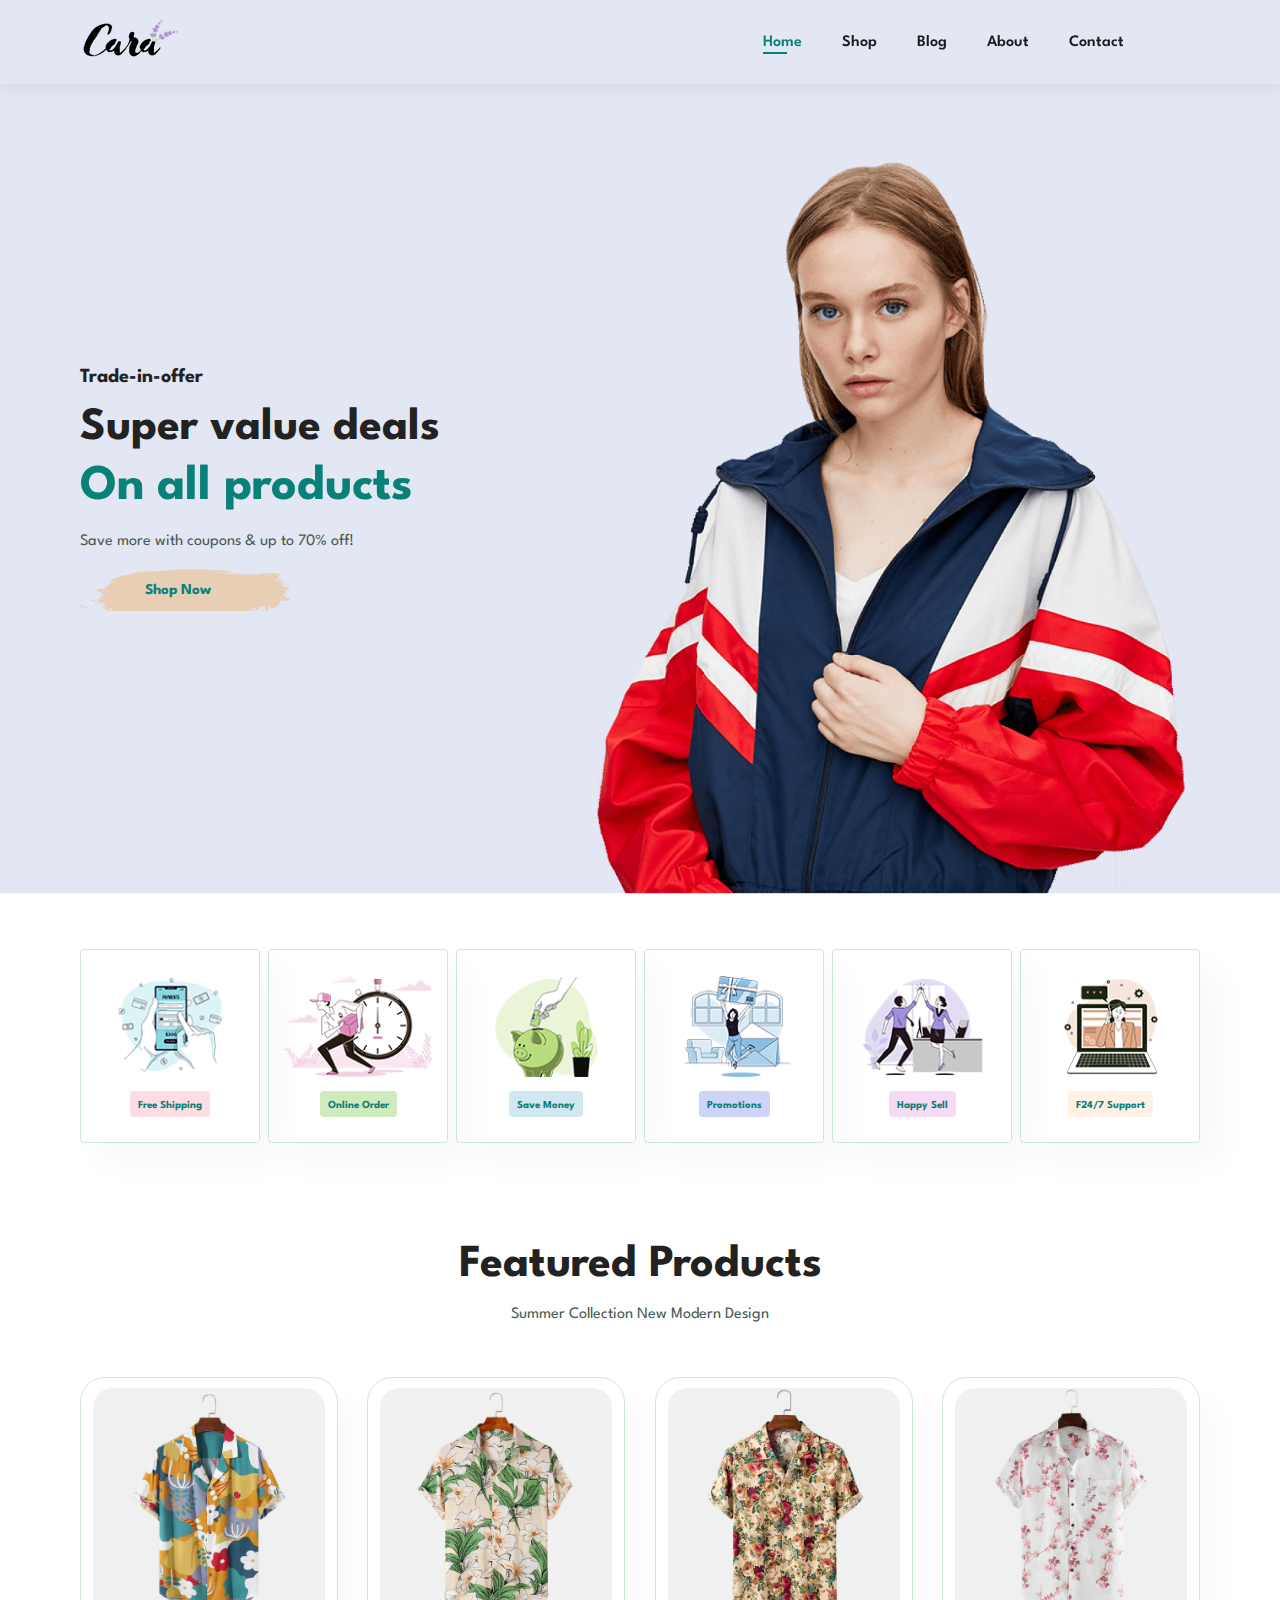
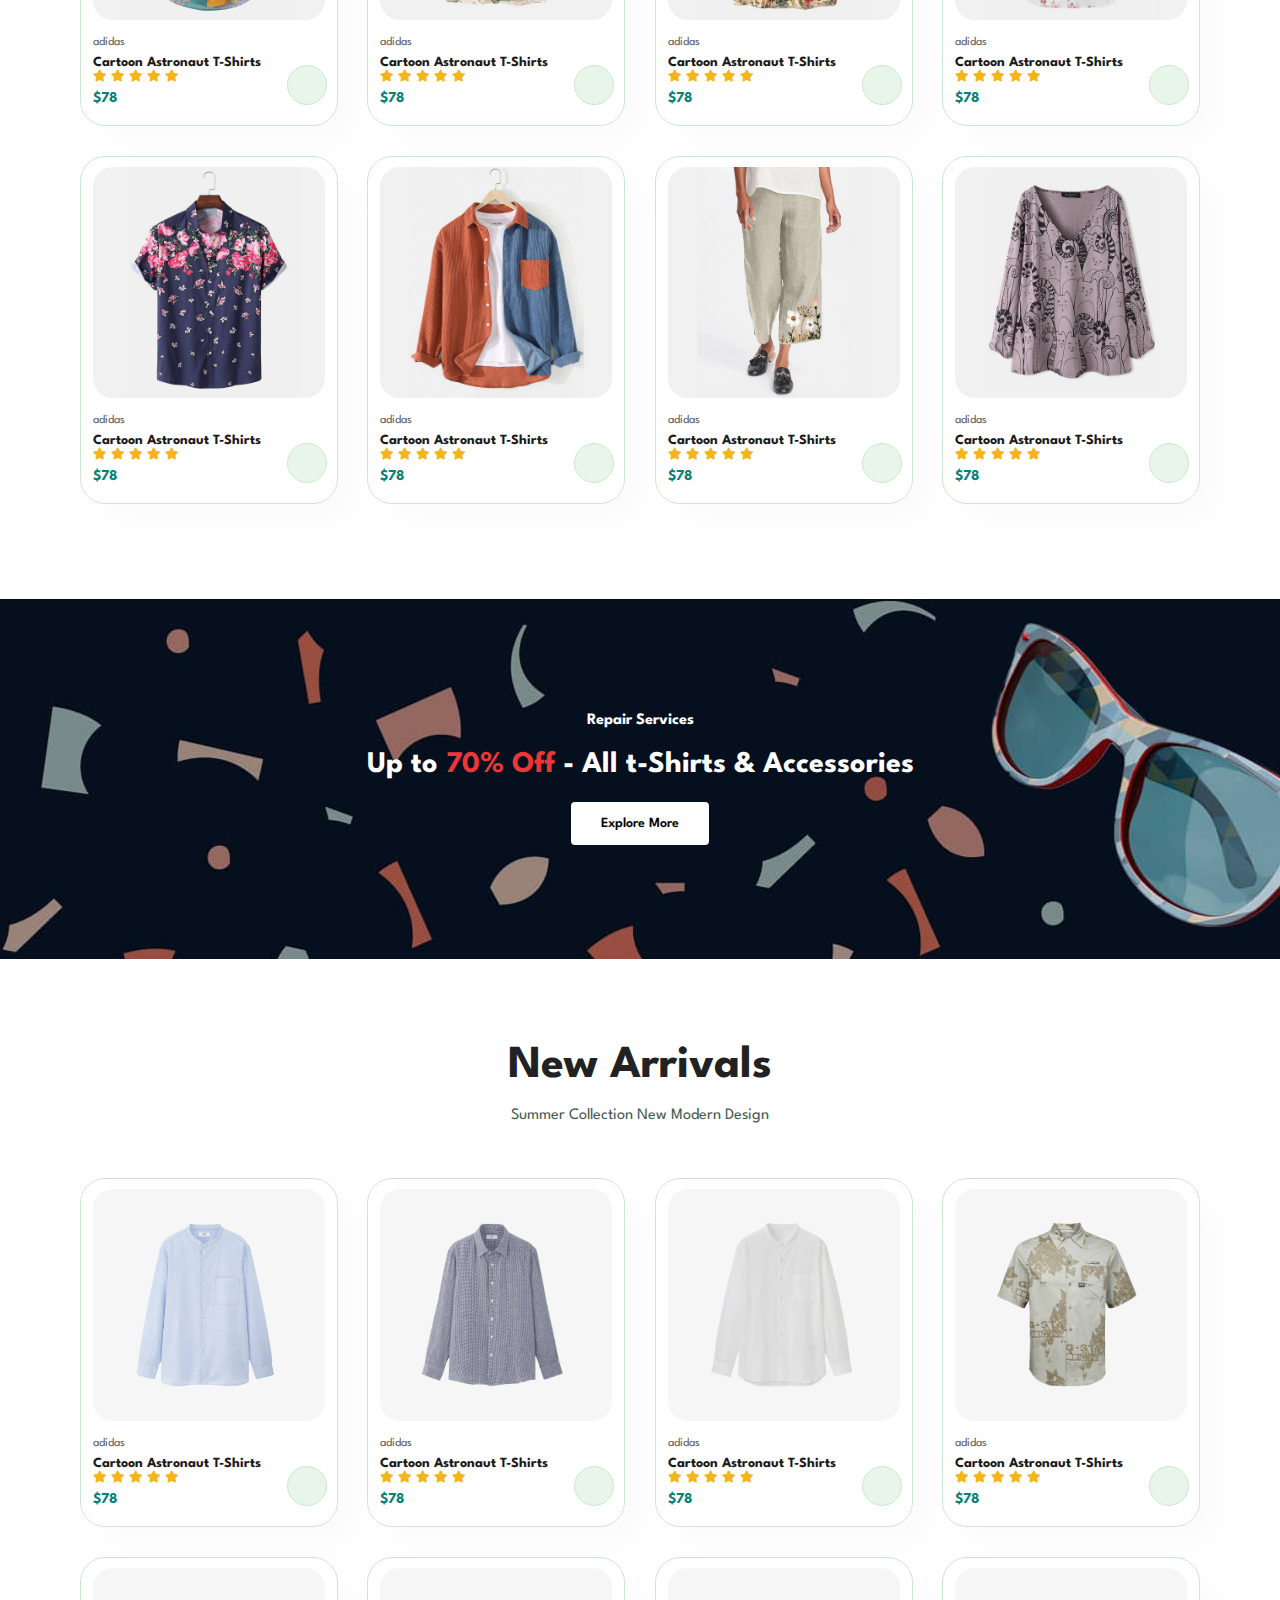
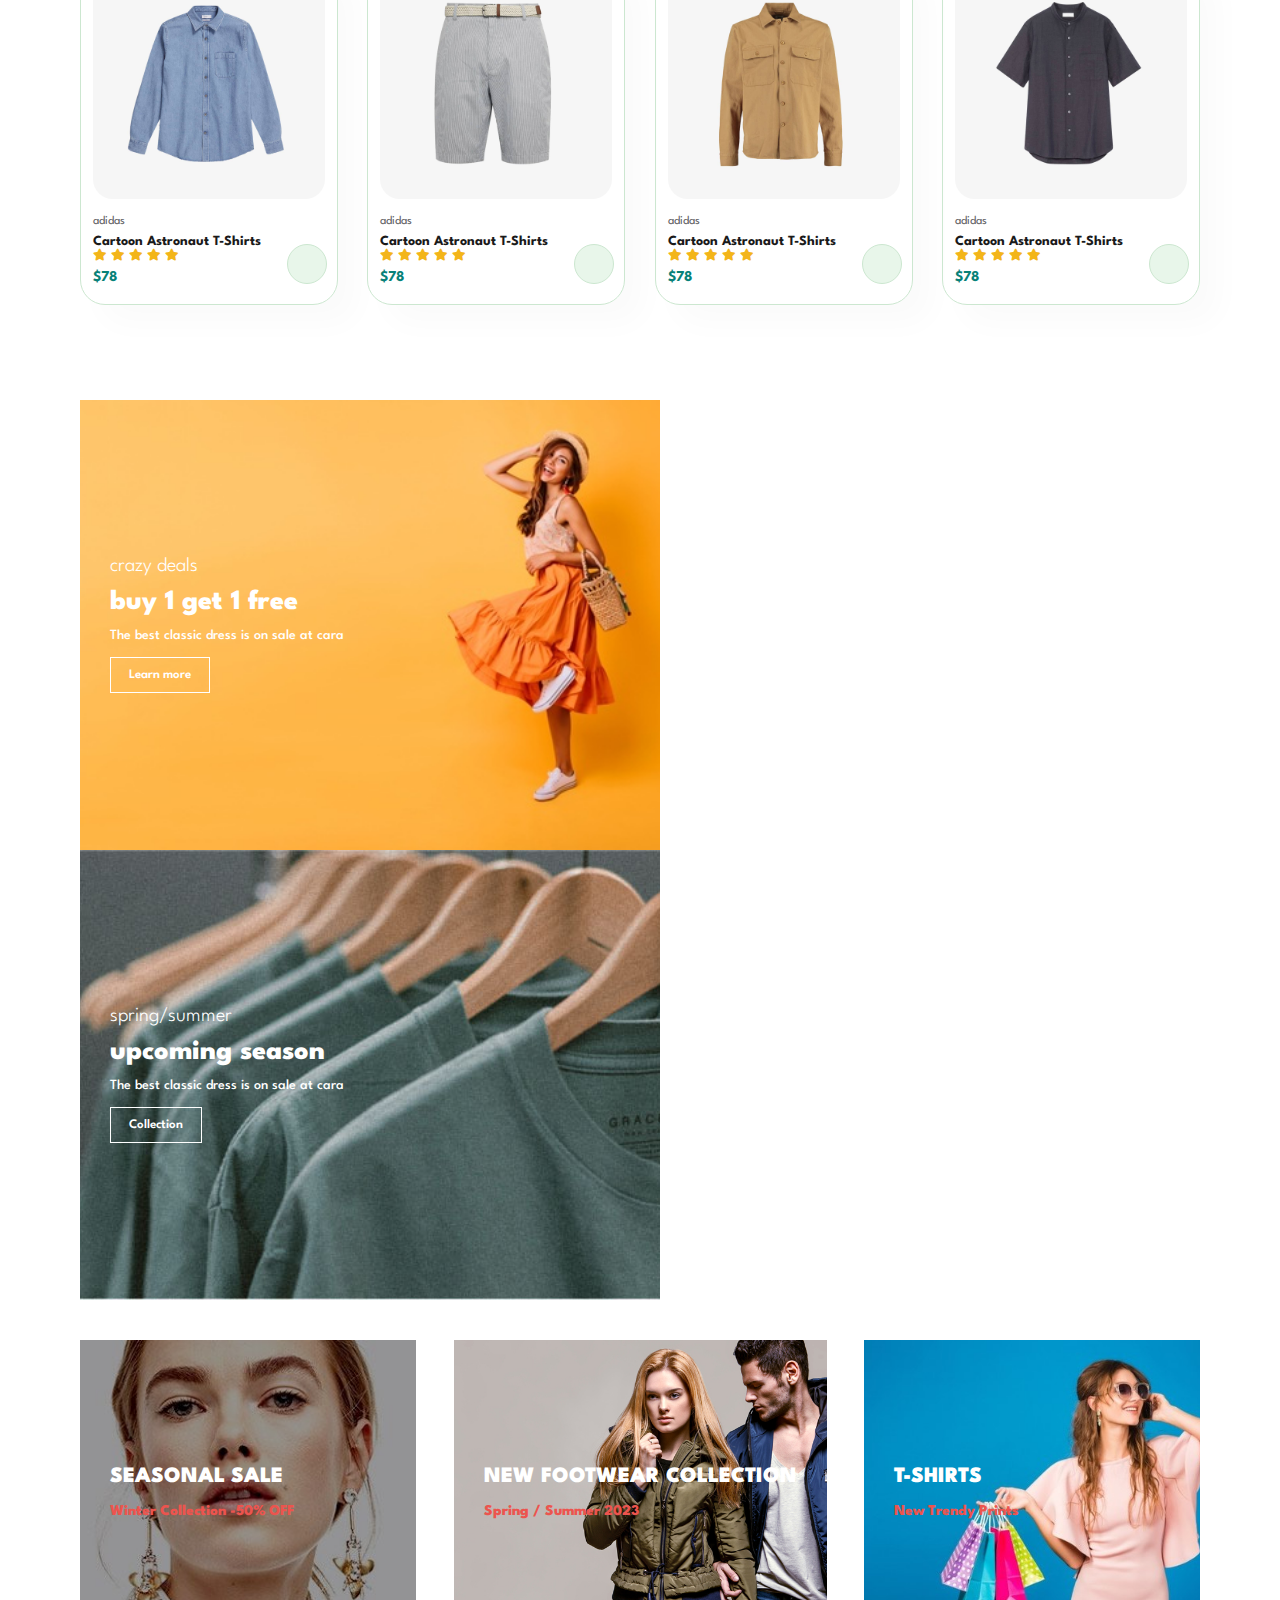
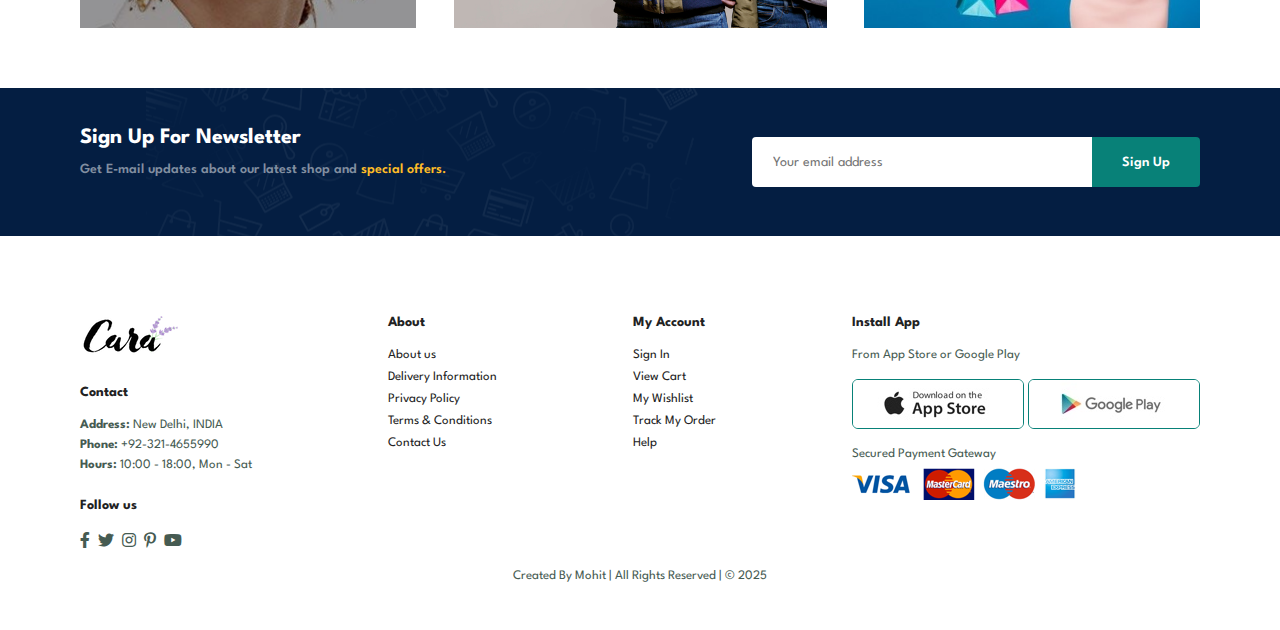
<file: index.html>
<!DOCTYPE html>
<html lang="en">
<head>
    <meta charset="UTF-8">
    <meta http-equiv="X-UA-Compatible" content="IE=edge">
    <meta name="viewport" content="width=device-width, initial-scale=1.0">
    <title>e-commerce website</title>

    <!-- font-awesome cdn link -->
    <link rel="stylesheet" href="https://pro.fontawesome.com/releases/v5.10.0/css/all.css"/>

    <!-- custom css file link -->
    <link rel="stylesheet" href="style.css">

</head>
<body>
    
    <section id="header">
        <a href="#"><img src="images/logo.png" class="logo" alt=""></a>
        <div>
            <ul id="navbar">
                <li><a class="active" href="index.html">Home</a></li>
                <li><a href="shop.html">Shop</a></li>
                <li><a href="blog.html">Blog</a></li>
                <li><a href="about.html">About</a></li>
                <li><a href="contact.html">Contact</a></li>
                <li id="lg-bag"><a href="cart.html"><i class="far fa-shopping-bag"></i></a></li>
                <a href="#" id="close"><i class="far fa-times"></i></a>
            </ul>
        </div>
        <div id="mobile">
            <a href="cart.html"><i class="far fa-shopping-bag"></i></a>
            <i id="bar" class="fas fa-outdent"></i>
        </div>
    </section>

    <section id="hero">
        <h4>Trade-in-offer</h4>
        <h2>Super value deals</h2>
        <h1>On all products</h1>
        <p>Save more with coupons & up to 70% off!</p>
        <button>Shop Now</button>
    </section>

    <section id="feature" class="section-p1">
        <div class="fe-box">
            <img src="images/features/f1.png" alt="">
            <h6>Free Shipping</h6>
        </div>
        <div class="fe-box">
            <img src="images/features/f2.png" alt="">
            <h6>Online Order</h6>
        </div>
        <div class="fe-box">
            <img src="images/features/f3.png" alt="">
            <h6>Save Money</h6>
        </div>
        <div class="fe-box">
            <img src="images/features/f4.png" alt="">
            <h6>Promotions</h6>
        </div>
        <div class="fe-box">
            <img src="images/features/f5.png" alt="">
            <h6>Happy Sell</h6>
        </div>
        <div class="fe-box">
            <img src="images/features/f6.png" alt="">
            <h6>F24/7 Support</h6>
        </div>
    </section>

    <section id="product1" class="section-p1">
        <h2>Featured Products</h2>
        <p>Summer Collection New Modern Design</p>
        <div class="pro-container">
            <div class="pro">
                <img src="images/products/f1.jpg" alt="">
                <div class="des">
                    <span>adidas</span>
                    <h5>Cartoon Astronaut T-Shirts</h5>
                    <div class="star">
                        <i class="fas fa-star"></i>
                        <i class="fas fa-star"></i>
                        <i class="fas fa-star"></i>
                        <i class="fas fa-star"></i>
                        <i class="fas fa-star"></i>
                    </div>
                    <h4>$78</h4>
                </div>
                <a href="#"><i class="fas fa-shopping-cart cart"></i></a>
            </div>
            <div class="pro">
                <img src="images/products/f2.jpg" alt="">
                <div class="des">
                    <span>adidas</span>
                    <h5>Cartoon Astronaut T-Shirts</h5>
                    <div class="star">
                        <i class="fas fa-star"></i>
                        <i class="fas fa-star"></i>
                        <i class="fas fa-star"></i>
                        <i class="fas fa-star"></i>
                        <i class="fas fa-star"></i>
                    </div>
                    <h4>$78</h4>
                </div>
                <a href="#"><i class="fas fa-shopping-cart cart"></i></a>
            </div>
            <div class="pro">
                <img src="images/products/f3.jpg" alt="">
                <div class="des">
                    <span>adidas</span>
                    <h5>Cartoon Astronaut T-Shirts</h5>
                    <div class="star">
                        <i class="fas fa-star"></i>
                        <i class="fas fa-star"></i>
                        <i class="fas fa-star"></i>
                        <i class="fas fa-star"></i>
                        <i class="fas fa-star"></i>
                    </div>
                    <h4>$78</h4>
                </div>
                <a href="#"><i class="fas fa-shopping-cart cart"></i></a>
            </div>
            <div class="pro">
                <img src="images/products/f4.jpg" alt="">
                <div class="des">
                    <span>adidas</span>
                    <h5>Cartoon Astronaut T-Shirts</h5>
                    <div class="star">
                        <i class="fas fa-star"></i>
                        <i class="fas fa-star"></i>
                        <i class="fas fa-star"></i>
                        <i class="fas fa-star"></i>
                        <i class="fas fa-star"></i>
                    </div>
                    <h4>$78</h4>
                </div>
                <a href="#"><i class="fas fa-shopping-cart cart"></i></a>
            </div>
            <div class="pro">
                <img src="images/products/f5.jpg" alt="">
                <div class="des">
                    <span>adidas</span>
                    <h5>Cartoon Astronaut T-Shirts</h5>
                    <div class="star">
                        <i class="fas fa-star"></i>
                        <i class="fas fa-star"></i>
                        <i class="fas fa-star"></i>
                        <i class="fas fa-star"></i>
                        <i class="fas fa-star"></i>
                    </div>
                    <h4>$78</h4>
                </div>
                <a href="#"><i class="fas fa-shopping-cart cart"></i></a>
            </div>
            <div class="pro">
                <img src="images/products/f6.jpg" alt="">
                <div class="des">
                    <span>adidas</span>
                    <h5>Cartoon Astronaut T-Shirts</h5>
                    <div class="star">
                        <i class="fas fa-star"></i>
                        <i class="fas fa-star"></i>
                        <i class="fas fa-star"></i>
                        <i class="fas fa-star"></i>
                        <i class="fas fa-star"></i>
                    </div>
                    <h4>$78</h4>
                </div>
                <a href="#"><i class="fas fa-shopping-cart cart"></i></a>
            </div>
            <div class="pro">
                <img src="images/products/f7.jpg" alt="">
                <div class="des">
                    <span>adidas</span>
                    <h5>Cartoon Astronaut T-Shirts</h5>
                    <div class="star">
                        <i class="fas fa-star"></i>
                        <i class="fas fa-star"></i>
                        <i class="fas fa-star"></i>
                        <i class="fas fa-star"></i>
                        <i class="fas fa-star"></i>
                    </div>
                    <h4>$78</h4>
                </div>
                <a href="#"><i class="fas fa-shopping-cart cart"></i></a>
            </div>
            <div class="pro">
                <img src="images/products/f8.jpg" alt="">
                <div class="des">
                    <span>adidas</span>
                    <h5>Cartoon Astronaut T-Shirts</h5>
                    <div class="star">
                        <i class="fas fa-star"></i>
                        <i class="fas fa-star"></i>
                        <i class="fas fa-star"></i>
                        <i class="fas fa-star"></i>
                        <i class="fas fa-star"></i>
                    </div>
                    <h4>$78</h4>
                </div>
                <a href="#"><i class="fas fa-shopping-cart cart"></i></a>
            </div>
        </div>
    </section>

    <section id="banner" class="section-m1">
        <h4>Repair Services</h4>
        <h2>Up to <span>70% Off</span> - All t-Shirts & Accessories</h2>
        <button class="normal">Explore More</button>
    </section>

    <section id="product1" class="section-p1">
        <h2>New Arrivals</h2>
        <p>Summer Collection New Modern Design</p>
        <div class="pro-container">
            <div class="pro">
                <img src="images/products/n1.jpg" alt="">
                <div class="des">
                    <span>adidas</span>
                    <h5>Cartoon Astronaut T-Shirts</h5>
                    <div class="star">
                        <i class="fas fa-star"></i>
                        <i class="fas fa-star"></i>
                        <i class="fas fa-star"></i>
                        <i class="fas fa-star"></i>
                        <i class="fas fa-star"></i>
                    </div>
                    <h4>$78</h4>
                </div>
                <a href="#"><i class="fas fa-shopping-cart cart"></i></a>
            </div>
            <div class="pro">
                <img src="images/products/n2.jpg" alt="">
                <div class="des">
                    <span>adidas</span>
                    <h5>Cartoon Astronaut T-Shirts</h5>
                    <div class="star">
                        <i class="fas fa-star"></i>
                        <i class="fas fa-star"></i>
                        <i class="fas fa-star"></i>
                        <i class="fas fa-star"></i>
                        <i class="fas fa-star"></i>
                    </div>
                    <h4>$78</h4>
                </div>
                <a href="#"><i class="fas fa-shopping-cart cart"></i></a>
            </div>
            <div class="pro">
                <img src="images/products/n3.jpg" alt="">
                <div class="des">
                    <span>adidas</span>
                    <h5>Cartoon Astronaut T-Shirts</h5>
                    <div class="star">
                        <i class="fas fa-star"></i>
                        <i class="fas fa-star"></i>
                        <i class="fas fa-star"></i>
                        <i class="fas fa-star"></i>
                        <i class="fas fa-star"></i>
                    </div>
                    <h4>$78</h4>
                </div>
                <a href="#"><i class="fas fa-shopping-cart cart"></i></a>
            </div>
            <div class="pro">
                <img src="images/products/n4.jpg" alt="">
                <div class="des">
                    <span>adidas</span>
                    <h5>Cartoon Astronaut T-Shirts</h5>
                    <div class="star">
                        <i class="fas fa-star"></i>
                        <i class="fas fa-star"></i>
                        <i class="fas fa-star"></i>
                        <i class="fas fa-star"></i>
                        <i class="fas fa-star"></i>
                    </div>
                    <h4>$78</h4>
                </div>
                <a href="#"><i class="fas fa-shopping-cart cart"></i></a>
            </div>
            <div class="pro">
                <img src="images/products/n5.jpg" alt="">
                <div class="des">
                    <span>adidas</span>
                    <h5>Cartoon Astronaut T-Shirts</h5>
                    <div class="star">
                        <i class="fas fa-star"></i>
                        <i class="fas fa-star"></i>
                        <i class="fas fa-star"></i>
                        <i class="fas fa-star"></i>
                        <i class="fas fa-star"></i>
                    </div>
                    <h4>$78</h4>
                </div>
                <a href="#"><i class="fas fa-shopping-cart cart"></i></a>
            </div>
            <div class="pro">
                <img src="images/products/n6.jpg" alt="">
                <div class="des">
                    <span>adidas</span>
                    <h5>Cartoon Astronaut T-Shirts</h5>
                    <div class="star">
                        <i class="fas fa-star"></i>
                        <i class="fas fa-star"></i>
                        <i class="fas fa-star"></i>
                        <i class="fas fa-star"></i>
                        <i class="fas fa-star"></i>
                    </div>
                    <h4>$78</h4>
                </div>
                <a href="#"><i class="fas fa-shopping-cart cart"></i></a>
            </div>
            <div class="pro">
                <img src="images/products/n7.jpg" alt="">
                <div class="des">
                    <span>adidas</span>
                    <h5>Cartoon Astronaut T-Shirts</h5>
                    <div class="star">
                        <i class="fas fa-star"></i>
                        <i class="fas fa-star"></i>
                        <i class="fas fa-star"></i>
                        <i class="fas fa-star"></i>
                        <i class="fas fa-star"></i>
                    </div>
                    <h4>$78</h4>
                </div>
                <a href="#"><i class="fas fa-shopping-cart cart"></i></a>
            </div>
            <div class="pro">
                <img src="images/products/n8.jpg" alt="">
                <div class="des">
                    <span>adidas</span>
                    <h5>Cartoon Astronaut T-Shirts</h5>
                    <div class="star">
                        <i class="fas fa-star"></i>
                        <i class="fas fa-star"></i>
                        <i class="fas fa-star"></i>
                        <i class="fas fa-star"></i>
                        <i class="fas fa-star"></i>
                    </div>
                    <h4>$78</h4>
                </div>
                <a href="#"><i class="fas fa-shopping-cart cart"></i></a>
            </div>
        </div>
    </section>

    <section id="sm-banner" class="section-p1">
        <div class="banner-box">
            <h4>crazy deals</h4>
            <h2>buy 1 get 1 free</h2>
            <span>The best classic dress is on sale at cara</span>
            <button class="white">Learn more</button>
        </div>
        <div class="banner-box">
            <h4>spring/summer</h4>
            <h2>upcoming season</h2>
            <span>The best classic dress is on sale at cara</span>
            <button class="white">Collection</button>
        </div>
    </section>

    <section id="banner3">
        <div class="banner-box">
            <h2>SEASONAL SALE</h2>
            <h3>Winter Collection -50% OFF</h3>
        </div>
        <div class="banner-box">
            <h2>NEW FOOTWEAR COLLECTION</h2>
            <h3>Spring / Summer 2023</h3>
        </div>
        <div class="banner-box">
            <h2>T-SHIRTS</h2>
            <h3>New Trendy Prints</h3>
        </div>
    </section>

    <section id="newsletter" class="section-p1 section-m1">
        <div class="newstext">
            <h4>Sign Up For Newsletter</h4>
            <p>Get E-mail updates about our latest shop and <span>special offers.</span></p>
        </div>
        <div class="form">
            <input type="text" placeholder="Your email address">
            <button class="normal">Sign Up</button>
        </div>
    </section>

    <footer class="section-p1">
        <div class="col">
            <img class="logo" src="images/logo.png" alt="">
            <h4>Contact</h4>
            <p><strong>Address:</strong> New Delhi, INDIA</p>
            <p><strong>Phone:</strong> +92-321-4655990</p>
            <p><strong>Hours:</strong> 10:00 - 18:00, Mon - Sat</p>
            <div class="follow">
                <h4>Follow us</h4>
                <div class="icon">
                    <i class="fab fa-facebook-f"></i>
                    <i class="fab fa-twitter"></i>
                    <i class="fab fa-instagram"></i>
                    <i class="fab fa-pinterest-p"></i>
                    <i class="fab fa-youtube"></i>
                </div>
            </div>
        </div>
        <div class="col">
            <h4>About</h4>
            <a href="#">About us</a>
            <a href="#">Delivery Information</a>
            <a href="#">Privacy Policy</a>
            <a href="#">Terms & Conditions</a>
            <a href="#">Contact Us</a>
        </div>
        <div class="col">
            <h4>My Account</h4>
            <a href="#">Sign In</a>
            <a href="#">View Cart</a>
            <a href="#">My Wishlist</a>
            <a href="#">Track My Order</a>
            <a href="#">Help</a>
        </div>
        <div class="col install">
            <h4>Install App</h4>
            <p>From App Store or Google Play</p>
            <div class="row">
                <img src="images/pay/app.jpg" alt="">
                <img src="images/pay/play.jpg" alt="">
            </div>
            <p>Secured Payment Gateway</p>
            <img src="images/pay/pay.png" alt="">
        </div>
        <div class="copyright">
            <p>Created By Mohit | All Rights Reserved | &#169; 2025</p>
        </div>
    </footer>

    <!-- javascript script file link -->
    <script src="script.js"></script>
</body>
</html>
</file>
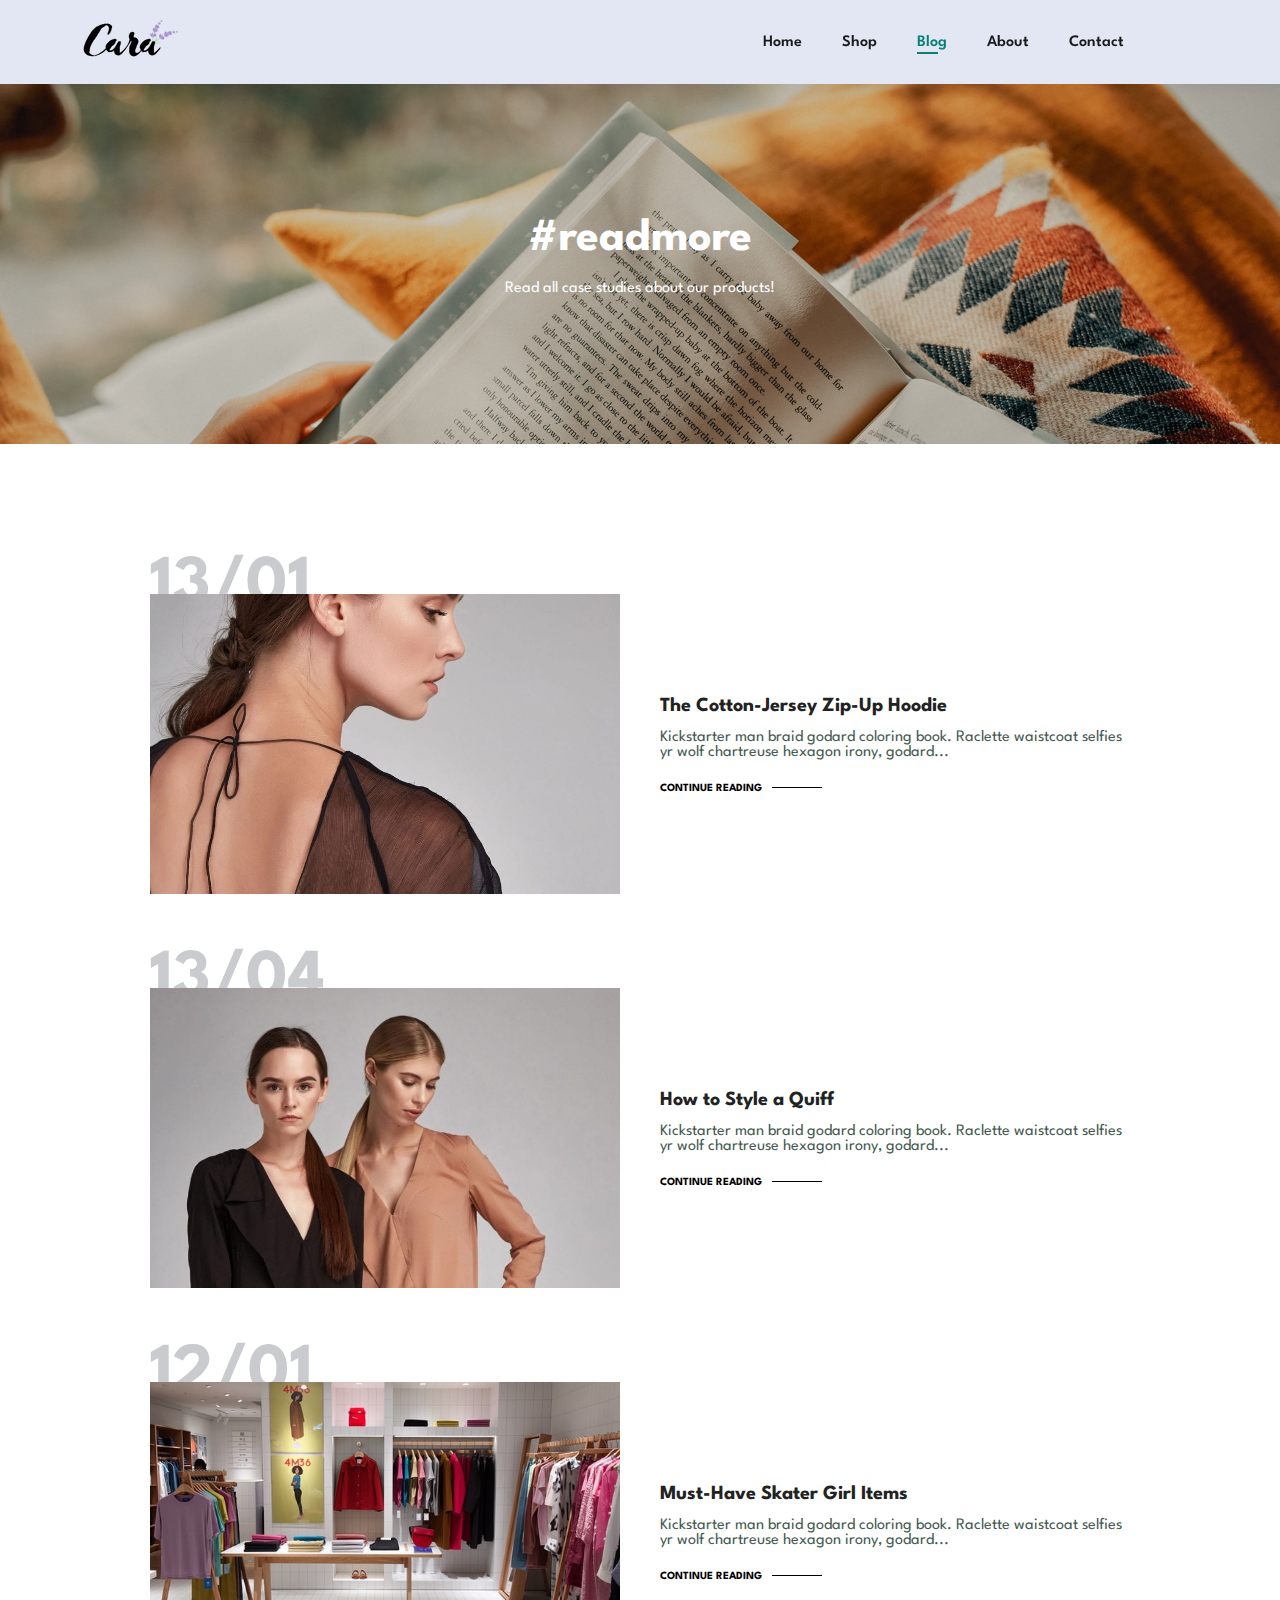
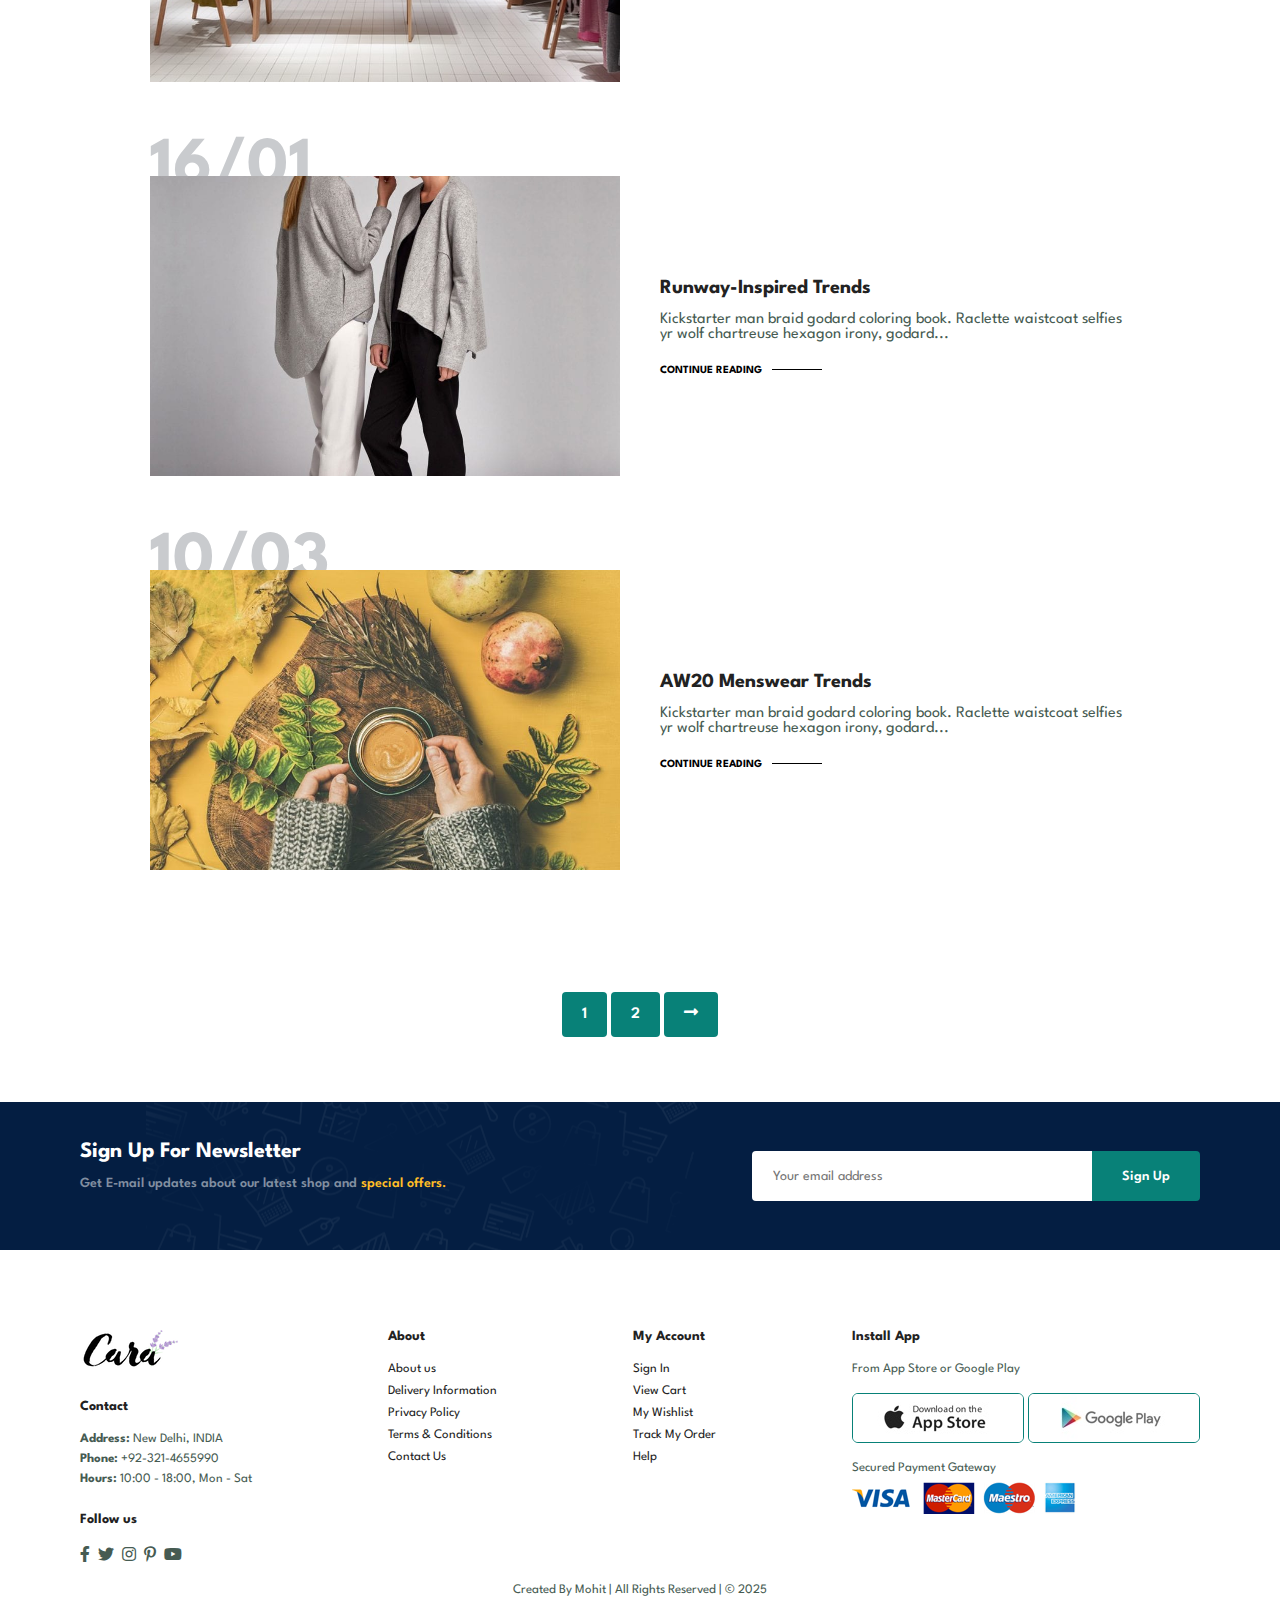
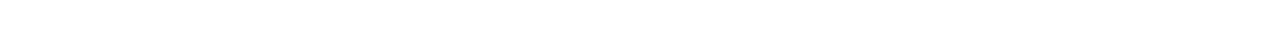
<file: blog.html>
<!DOCTYPE html>
<html lang="en">

<head>
    <meta charset="UTF-8">
    <meta http-equiv="X-UA-Compatible" content="IE=edge">
    <meta name="viewport" content="width=device-width, initial-scale=1.0">
    <title>e-commerce website</title>

    <!-- font-awesome cdn link -->
    <link rel="stylesheet" href="https://pro.fontawesome.com/releases/v5.10.0/css/all.css" />

    <!-- custom css file link -->
    <link rel="stylesheet" href="style.css">

</head>

<body>

    <section id="header">
        <a href="#"><img src="images/logo.png" class="logo" alt=""></a>
        <div>
            <ul id="navbar">
                <li><a href="index.html">Home</a></li>
                <li><a href="shop.html">Shop</a></li>
                <li><a class="active" href="blog.html">Blog</a></li>
                <li><a href="about.html">About</a></li>
                <li><a href="contact.html">Contact</a></li>
                <li id="lg-bag"><a href="cart.html"><i class="far fa-shopping-bag"></i></a></li>
                <a href="#" id="close"><i class="far fa-times"></i></a>
            </ul>
        </div>
        <div id="mobile">
            <a href="cart.html"><i class="far fa-shopping-bag"></i></a>
            <i id="bar" class="fas fa-outdent"></i>
        </div>
    </section>

    <section id="page-header" class="blog-header">
        <h2>#readmore</h2>
        <p>Read all case studies about our products!</p>
    </section>

    <section id="blog">
        <div class="blog-box">
            <div class="blog-img">
                <img src="images/blog/b1.jpg" alt="">
            </div>
            <div class="blog-details">
                <h4>The Cotton-Jersey Zip-Up Hoodie</h4>
                <p>Kickstarter man braid godard coloring book. Raclette waistcoat selfies
                    yr wolf chartreuse hexagon irony, godard...
                </p>
                <a href="#">CONTINUE READING</a>
            </div>
            <h1>13/01</h1>
        </div>
        <div class="blog-box">
            <div class="blog-img">
                <img src="images/blog/b2.jpg" alt="">
            </div>
            <div class="blog-details">
                <h4>How to Style a Quiff</h4>
                <p>Kickstarter man braid godard coloring book. Raclette waistcoat selfies
                    yr wolf chartreuse hexagon irony, godard...
                </p>
                <a href="#">CONTINUE READING</a>
            </div>
            <h1>13/04</h1>
        </div>
        <div class="blog-box">
            <div class="blog-img">
                <img src="images/blog/b3.jpg" alt="">
            </div>
            <div class="blog-details">
                <h4>Must-Have Skater Girl Items</h4>
                <p>Kickstarter man braid godard coloring book. Raclette waistcoat selfies
                    yr wolf chartreuse hexagon irony, godard...
                </p>
                <a href="#">CONTINUE READING</a>
            </div>
            <h1>12/01</h1>
        </div>
        <div class="blog-box">
            <div class="blog-img">
                <img src="images/blog/b4.jpg" alt="">
            </div>
            <div class="blog-details">
                <h4>Runway-Inspired Trends</h4>
                <p>Kickstarter man braid godard coloring book. Raclette waistcoat selfies
                    yr wolf chartreuse hexagon irony, godard...
                </p>
                <a href="#">CONTINUE READING</a>
            </div>
            <h1>16/01</h1>
        </div>
        <div class="blog-box">
            <div class="blog-img">
                <img src="images/blog/b6.jpg" alt="">
            </div>
            <div class="blog-details">
                <h4>AW20 Menswear Trends</h4>
                <p>Kickstarter man braid godard coloring book. Raclette waistcoat selfies
                    yr wolf chartreuse hexagon irony, godard...
                </p>
                <a href="#">CONTINUE READING</a>
            </div>
            <h1>10/03</h1>
        </div>
    </section>

    <section id="pagination" class="section-p1">
        <a href="#">1</a>
        <a href="#">2</a>
        <a href="#"><i class="fas fa-long-arrow-alt-right"></i></a>
    </section>

    <section id="newsletter" class="section-p1 section-m1">
        <div class="newstext">
            <h4>Sign Up For Newsletter</h4>
            <p>Get E-mail updates about our latest shop and <span>special offers.</span></p>
        </div>
        <div class="form">
            <input type="text" placeholder="Your email address">
            <button class="normal">Sign Up</button>
        </div>
    </section>

    <footer class="section-p1">
        <div class="col">
            <img class="logo" src="images/logo.png" alt="">
            <h4>Contact</h4>
            <p><strong>Address:</strong> New Delhi, INDIA</p>
            <p><strong>Phone:</strong> +92-321-4655990</p>
            <p><strong>Hours:</strong> 10:00 - 18:00, Mon - Sat</p>
            <div class="follow">
                <h4>Follow us</h4>
                <div class="icon">
                    <i class="fab fa-facebook-f"></i>
                    <i class="fab fa-twitter"></i>
                    <i class="fab fa-instagram"></i>
                    <i class="fab fa-pinterest-p"></i>
                    <i class="fab fa-youtube"></i>
                </div>
            </div>
        </div>
        <div class="col">
            <h4>About</h4>
            <a href="#">About us</a>
            <a href="#">Delivery Information</a>
            <a href="#">Privacy Policy</a>
            <a href="#">Terms & Conditions</a>
            <a href="#">Contact Us</a>
        </div>
        <div class="col">
            <h4>My Account</h4>
            <a href="#">Sign In</a>
            <a href="#">View Cart</a>
            <a href="#">My Wishlist</a>
            <a href="#">Track My Order</a>
            <a href="#">Help</a>
        </div>
        <div class="col install">
            <h4>Install App</h4>
            <p>From App Store or Google Play</p>
            <div class="row">
                <img src="images/pay/app.jpg" alt="">
                <img src="images/pay/play.jpg" alt="">
            </div>
            <p>Secured Payment Gateway</p>
            <img src="images/pay/pay.png" alt="">
        </div>
        <div class="copyright">
            <p>Created By Mohit | All Rights Reserved | &#169; 2025</p>
        </div>
    </footer>

    <!-- javascript script file link -->
    <script src="script.js"></script>
</body>

</html>
</file>
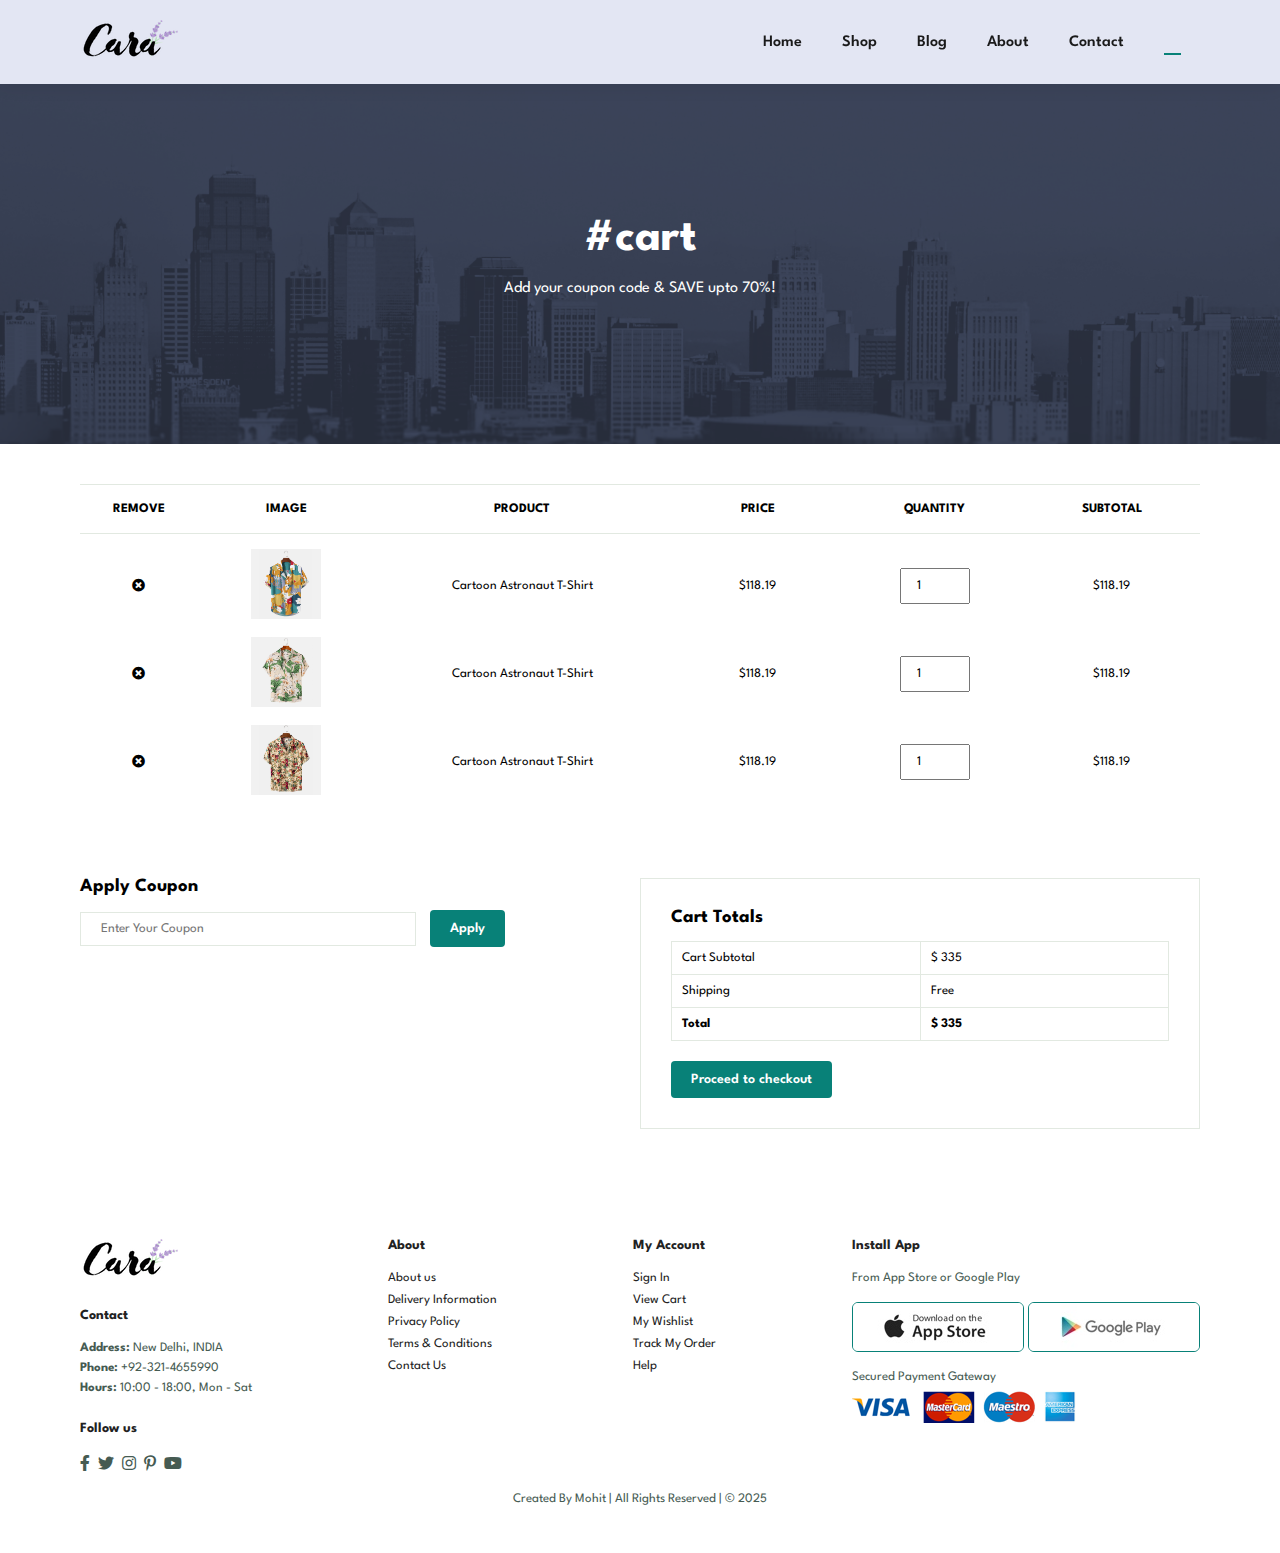
<file: cart.html>
<!DOCTYPE html>
<html lang="en">

<head>
    <meta charset="UTF-8">
    <meta http-equiv="X-UA-Compatible" content="IE=edge">
    <meta name="viewport" content="width=device-width, initial-scale=1.0">
    <title>e-commerce website</title>

    <!-- font-awesome cdn link -->
    <link rel="stylesheet" href="https://pro.fontawesome.com/releases/v5.10.0/css/all.css" />

    <!-- custom css file link -->
    <link rel="stylesheet" href="style.css">

</head>

<body>

    <section id="header">
        <a href="#"><img src="images/logo.png" class="logo" alt=""></a>
        <div>
            <ul id="navbar">
                <li><a href="index.html">Home</a></li>
                <li><a href="shop.html">Shop</a></li>
                <li><a href="blog.html">Blog</a></li>
                <li><a href="about.html">About</a></li>
                <li><a href="contact.html">Contact</a></li>
                <li id="lg-bag"><a class="active" href="cart.html"><i class="far fa-shopping-bag"></i></a></li>
                <a href="#" id="close"><i class="far fa-times"></i></a>
            </ul>
        </div>
        <div id="mobile">
            <a href="cart.html"><i class="far fa-shopping-bag"></i></a>
            <i id="bar" class="fas fa-outdent"></i>
        </div>
    </section>

    <section id="page-header" class="about-header">
        <h2>#cart</h2>
        <p>Add your coupon code & SAVE upto 70%!</p>
    </section>

    <section id="cart" class="section-p1">
        <table width="100%">
            <thead>
                <tr>
                    <td>Remove</td>
                    <td>Image</td>
                    <td>Product</td>
                    <td>Price</td>
                    <td>Quantity</td>
                    <td>Subtotal</td>
                </tr>
            </thead>
            <tbody>
                <tr>
                    <td><a href="#"><i class="fas fa-times-circle" style="color:black"></i></a></td>
                    <td><img src="images/products/f1.jpg" alt=""></td>
                    <td>Cartoon Astronaut T-Shirt</td>
                    <td>$118.19</td>
                    <td><input type="number" value="1"></td>
                    <td>$118.19</td>
                </tr>
                <tr>
                    <td><a href="#"><i class="fas fa-times-circle" style="color:black"></i></a></td>
                    <td><img src="images/products/f2.jpg" alt=""></td>
                    <td>Cartoon Astronaut T-Shirt</td>
                    <td>$118.19</td>
                    <td><input type="number" value="1"></td>
                    <td>$118.19</td>
                </tr>
                <tr>
                    <td><a href="#"><i class="fas fa-times-circle" style="color:black"></i></a></td>
                    <td><img src="images/products/f3.jpg" alt=""></td>
                    <td>Cartoon Astronaut T-Shirt</td>
                    <td>$118.19</td>
                    <td><input type="number" value="1"></td>
                    <td>$118.19</td>
                </tr>
            </tbody>
        </table>
    </section>

    <section id="cart-add" class="section-p1">
        <div class="coupon">
            <h3>Apply Coupon</h3>
            <div>
                <input type="text" placeholder="Enter Your Coupon">
                <button class="normal">Apply</button>
            </div>
        </div>
        <div class="subtotal">
            <h3>Cart Totals</h3>
            <table>
                <tr>
                    <td>Cart Subtotal</td>
                    <td>$ 335</td>
                </tr>
                <tr>
                    <td>Shipping</td>
                    <td>Free</td>
                </tr>
                <tr>
                    <td><strong>Total</strong></td>
                    <td><strong>$ 335</strong></td>
                </tr>
            </table>
            <button class="normal">Proceed to checkout</button>
        </div>
    </section>

    <footer class="section-p1">
        <div class="col">
            <img class="logo" src="images/logo.png" alt="">
            <h4>Contact</h4>
            <p><strong>Address:</strong> New Delhi, INDIA</p>
            <p><strong>Phone:</strong> +92-321-4655990</p>
            <p><strong>Hours:</strong> 10:00 - 18:00, Mon - Sat</p>
            <div class="follow">
                <h4>Follow us</h4>
                <div class="icon">
                    <i class="fab fa-facebook-f"></i>
                    <i class="fab fa-twitter"></i>
                    <i class="fab fa-instagram"></i>
                    <i class="fab fa-pinterest-p"></i>
                    <i class="fab fa-youtube"></i>
                </div>
            </div>
        </div>
        <div class="col">
            <h4>About</h4>
            <a href="#">About us</a>
            <a href="#">Delivery Information</a>
            <a href="#">Privacy Policy</a>
            <a href="#">Terms & Conditions</a>
            <a href="#">Contact Us</a>
        </div>
        <div class="col">
            <h4>My Account</h4>
            <a href="#">Sign In</a>
            <a href="#">View Cart</a>
            <a href="#">My Wishlist</a>
            <a href="#">Track My Order</a>
            <a href="#">Help</a>
        </div>
        <div class="col install">
            <h4>Install App</h4>
            <p>From App Store or Google Play</p>
            <div class="row">
                <img src="images/pay/app.jpg" alt="">
                <img src="images/pay/play.jpg" alt="">
            </div>
            <p>Secured Payment Gateway</p>
            <img src="images/pay/pay.png" alt="">
        </div>
        <div class="copyright">
            <p>Created By Mohit | All Rights Reserved | &#169; 2025</p>
        </div>
    </footer>

    <!-- javascript script file link -->
    <script src="script.js"></script>
</body>

</html>
</file>
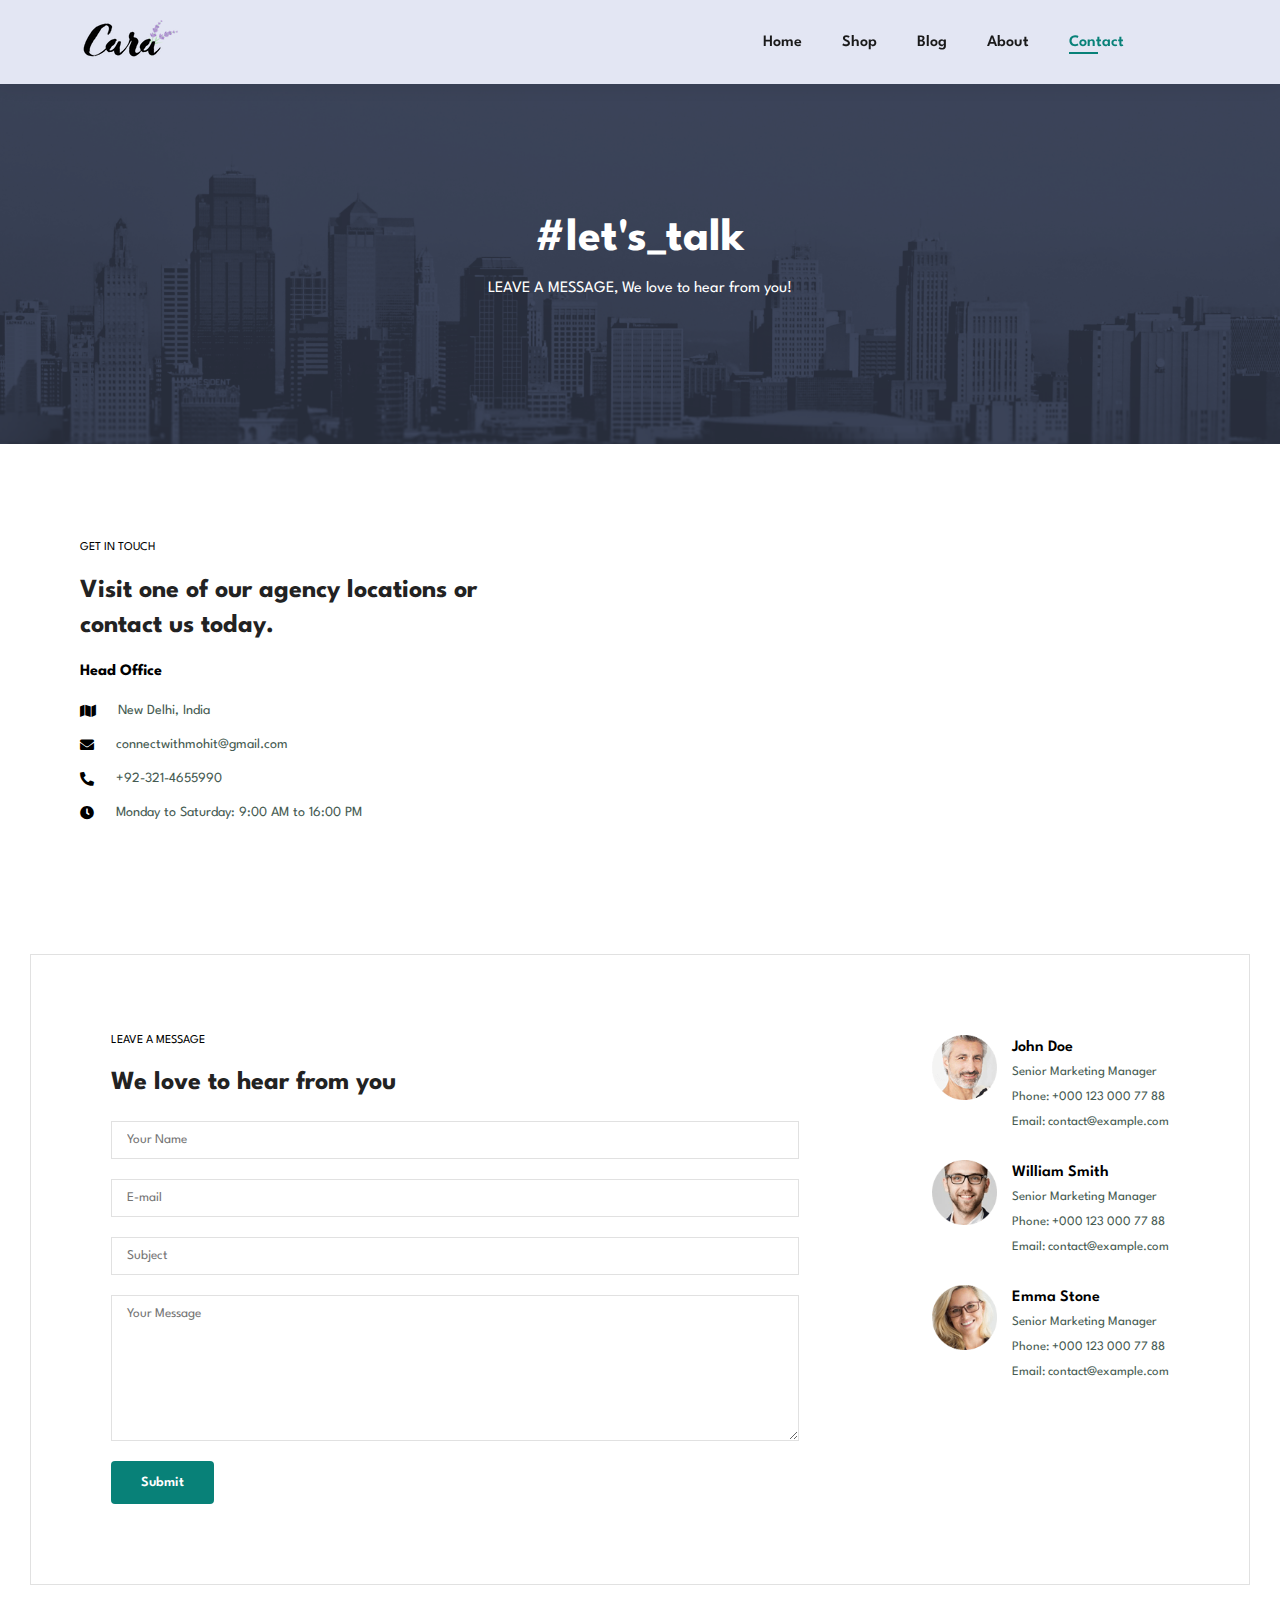
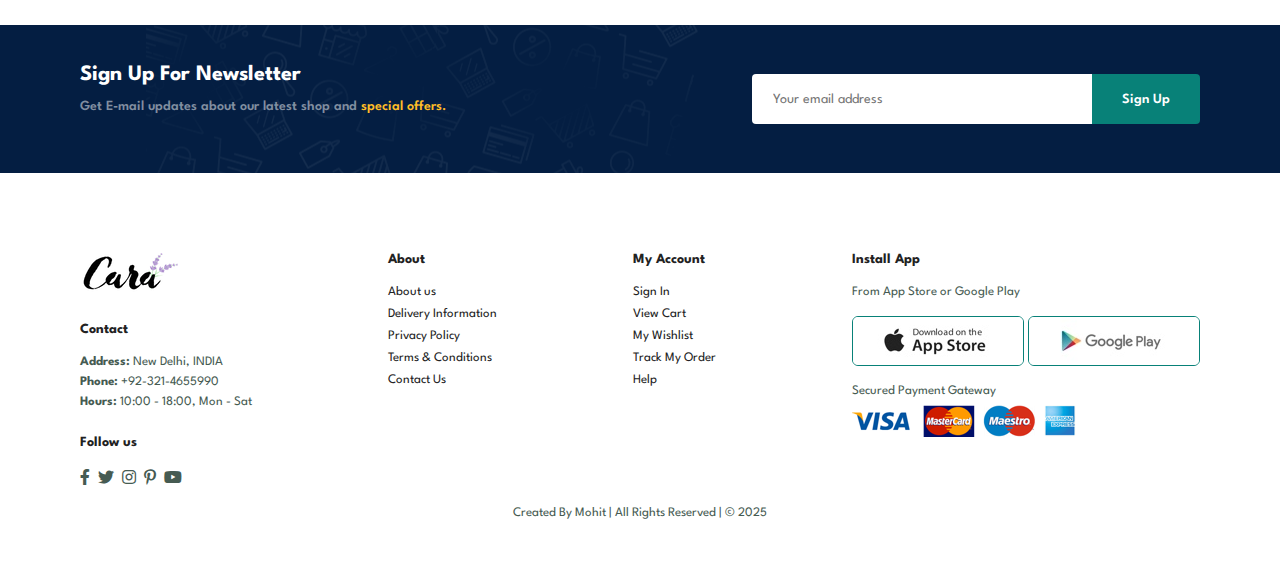
<file: contact.html>
<!DOCTYPE html>
<html lang="en">

<head>
    <meta charset="UTF-8">
    <meta http-equiv="X-UA-Compatible" content="IE=edge">
    <meta name="viewport" content="width=device-width, initial-scale=1.0">
    <title>e-commerce website</title>

    <!-- font-awesome cdn link -->
    <link rel="stylesheet" href="https://pro.fontawesome.com/releases/v5.10.0/css/all.css" />

    <!-- custom css file link -->
    <link rel="stylesheet" href="style.css">

</head>

<body>

    <section id="header">
        <a href="#"><img src="images/logo.png" class="logo" alt=""></a>
        <div>
            <ul id="navbar">
                <li><a href="index.html">Home</a></li>
                <li><a href="shop.html">Shop</a></li>
                <li><a href="blog.html">Blog</a></li>
                <li><a href="about.html">About</a></li>
                <li><a class="active" href="contact.html">Contact</a></li>
                <li id="lg-bag"><a href="cart.html"><i class="far fa-shopping-bag"></i></a></li>
                <a href="#" id="close"><i class="far fa-times"></i></a>
            </ul>
        </div>
        <div id="mobile">
            <a href="cart.html"><i class="far fa-shopping-bag"></i></a>
            <i id="bar" class="fas fa-outdent"></i>
        </div>
    </section>

    <section id="page-header" class="about-header">
        <h2>#let's_talk</h2>
        <p>LEAVE A MESSAGE, We love to hear from you!</p>
    </section>

    <section id="contact-details" class="section-p1">
        <div class="details">
            <span>GET IN TOUCH</span>
            <h2>Visit one of our agency locations or contact us today.</h2>
            <h3>Head Office</h3>
            <div>
                <li>
                    <i class="fas fa-map"></i>
                    <p>New Delhi, India</p>
                </li>
                <li>
                    <i class="fas fa-envelope"></i>
                    <p>connectwithmohit@gmail.com</p>
                </li>
                <li>
                    <i class="fas fa-phone-alt"></i>
                    <p>+92-321-4655990
                </li>
                <li>
                    <i class="fas fa-clock"></i>
                    <p>Monday to Saturday: 9:00 AM to 16:00 PM</p>
                </li>
            </div>
        </div>
        <div class="map">
            <iframe src="https://www.google.com/maps/embed?pb=!1m18!1m12!1m3!1d224611.59876970804!2d77.15426145234069!3d28.402468498761813!2m3!1f0!2f0!3f0!3m2!1i1024!2i768!4f13.1!3m3!1m2!1s0x390cfd5b347eb62d%3A0x52c2b7494e204dce!2sNew%20Delhi%2C%20Delhi!5e0!3m2!1sen!2sin!4v1764310362828!5m2!1sen!2sin" width="600" height="450" style="border:0;" allowfullscreen="" loading="lazy" referrerpolicy="no-referrer-when-downgrade"></iframe>
        </div>
    </section>

    <section id="form-details">
        <form action="">
            <span>LEAVE A MESSAGE</span>
            <h2>We love to hear from you</h2>
            <input type="text" placeholder="Your Name">
            <input type="text" placeholder="E-mail">
            <input type="text" placeholder="Subject">
            <textarea name="" id="" cols="30" rows="10" placeholder="Your Message"></textarea>
            <button class="normal">Submit</button>
        </form>
        <div class="people">
            <div>
                <img src="images/people/1.png" alt="">
                <p><span>John Doe</span> Senior Marketing Manager<br>Phone: +000 123 000 77 88<br>Email: contact@example.com</p>
            </div>
            <div>
                <img src="images/people/2.png" alt="">
                <p><span>William Smith</span> Senior Marketing Manager<br>Phone: +000 123 000 77 88<br>Email: contact@example.com</p>
            </div>
            <div>
                <img src="images/people/3.png" alt="">
                <p><span>Emma Stone</span> Senior Marketing Manager<br>Phone: +000 123 000 77 88<br>Email: contact@example.com</p>
            </div>
        </div>
    </section>

    <section id="newsletter" class="section-p1 section-m1">
        <div class="newstext">
            <h4>Sign Up For Newsletter</h4>
            <p>Get E-mail updates about our latest shop and <span>special offers.</span></p>
        </div>
        <div class="form">
            <input type="text" placeholder="Your email address">
            <button class="normal">Sign Up</button>
        </div>
    </section>

    <footer class="section-p1">
        <div class="col">
            <img class="logo" src="images/logo.png" alt="">
            <h4>Contact</h4>
            <p><strong>Address:</strong> New Delhi, INDIA</p>
            <p><strong>Phone:</strong> +92-321-4655990</p>
            <p><strong>Hours:</strong> 10:00 - 18:00, Mon - Sat</p>
            <div class="follow">
                <h4>Follow us</h4>
                <div class="icon">
                    <i class="fab fa-facebook-f"></i>
                    <i class="fab fa-twitter"></i>
                    <i class="fab fa-instagram"></i>
                    <i class="fab fa-pinterest-p"></i>
                    <i class="fab fa-youtube"></i>
                </div>
            </div>
        </div>
        <div class="col">
            <h4>About</h4>
            <a href="#">About us</a>
            <a href="#">Delivery Information</a>
            <a href="#">Privacy Policy</a>
            <a href="#">Terms & Conditions</a>
            <a href="#">Contact Us</a>
        </div>
        <div class="col">
            <h4>My Account</h4>
            <a href="#">Sign In</a>
            <a href="#">View Cart</a>
            <a href="#">My Wishlist</a>
            <a href="#">Track My Order</a>
            <a href="#">Help</a>
        </div>
        <div class="col install">
            <h4>Install App</h4>
            <p>From App Store or Google Play</p>
            <div class="row">
                <img src="images/pay/app.jpg" alt="">
                <img src="images/pay/play.jpg" alt="">
            </div>
            <p>Secured Payment Gateway</p>
            <img src="images/pay/pay.png" alt="">
        </div>
        <div class="copyright">
            <p>Created By Mohit | All Rights Reserved | &#169; 2025</p>
        </div>
    </footer>

    <!-- javascript script file link -->
    <script src="script.js"></script>
</body>

</html>
</file>
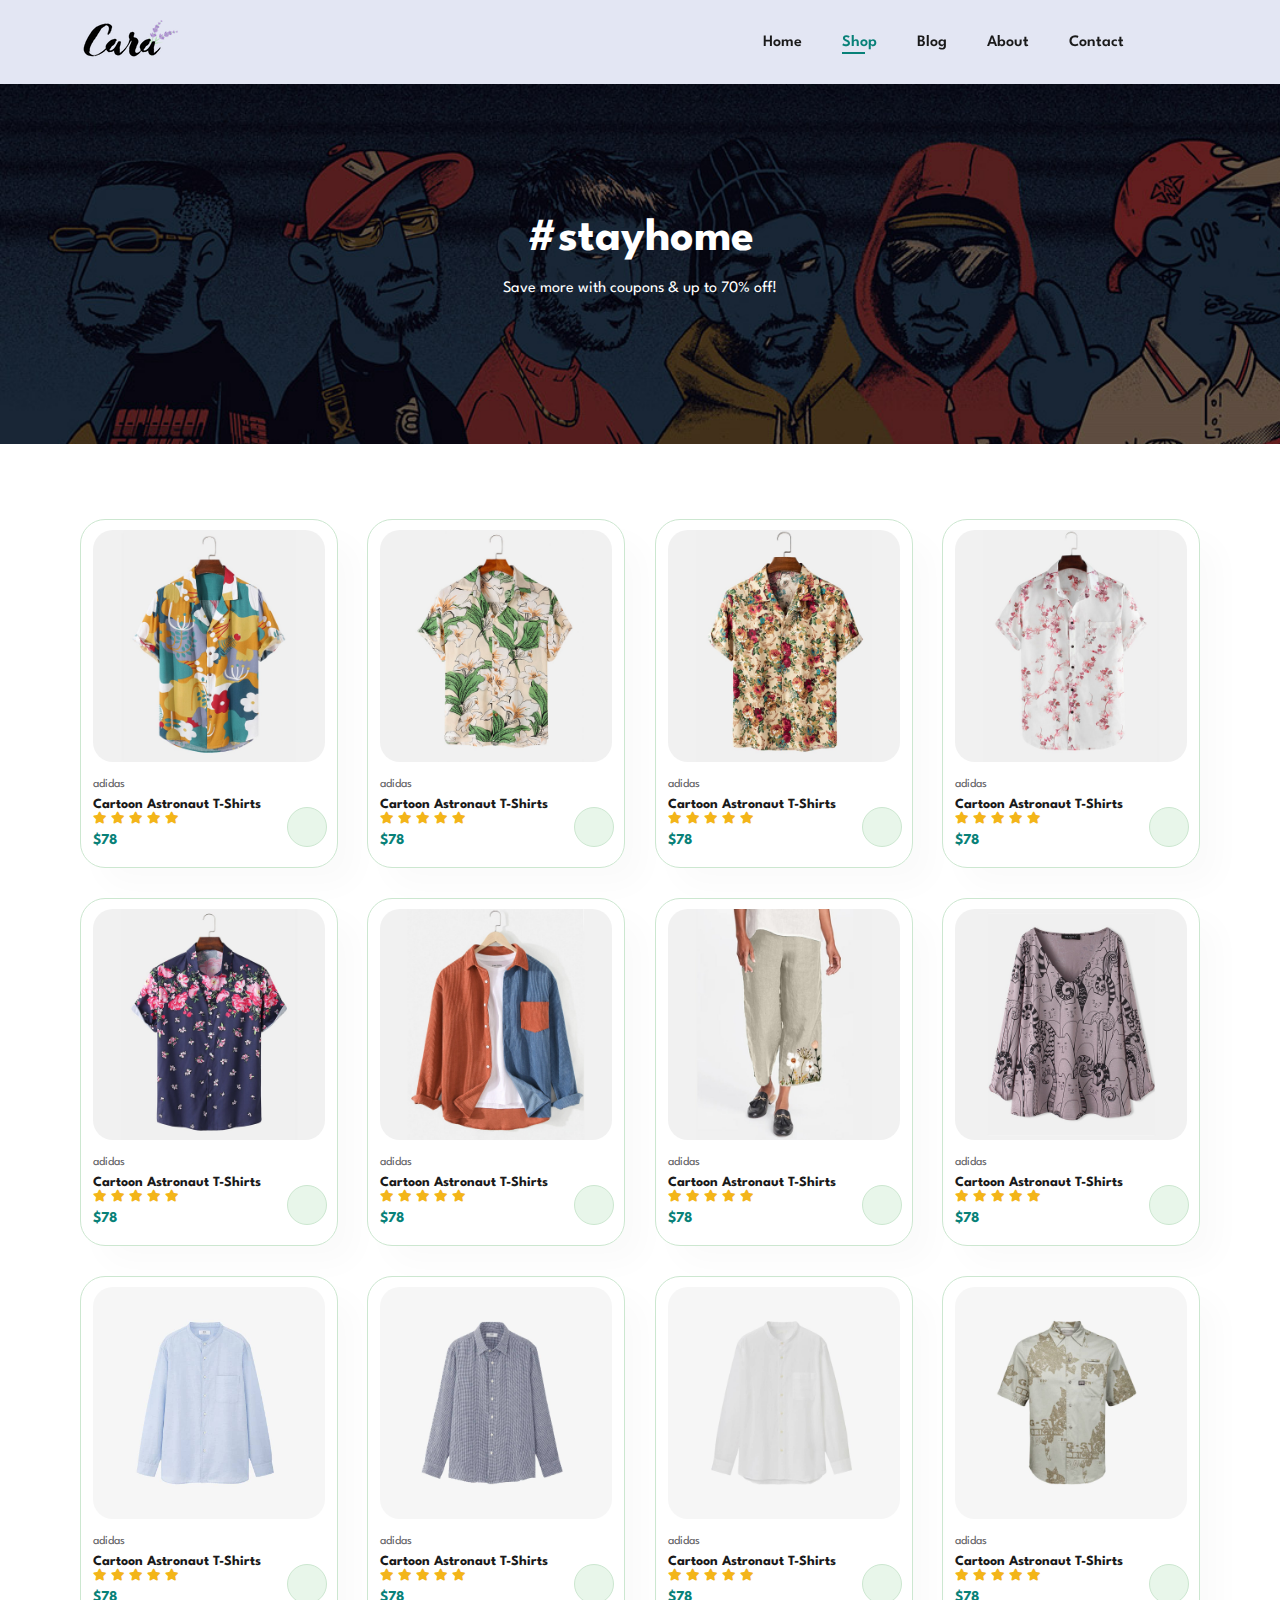
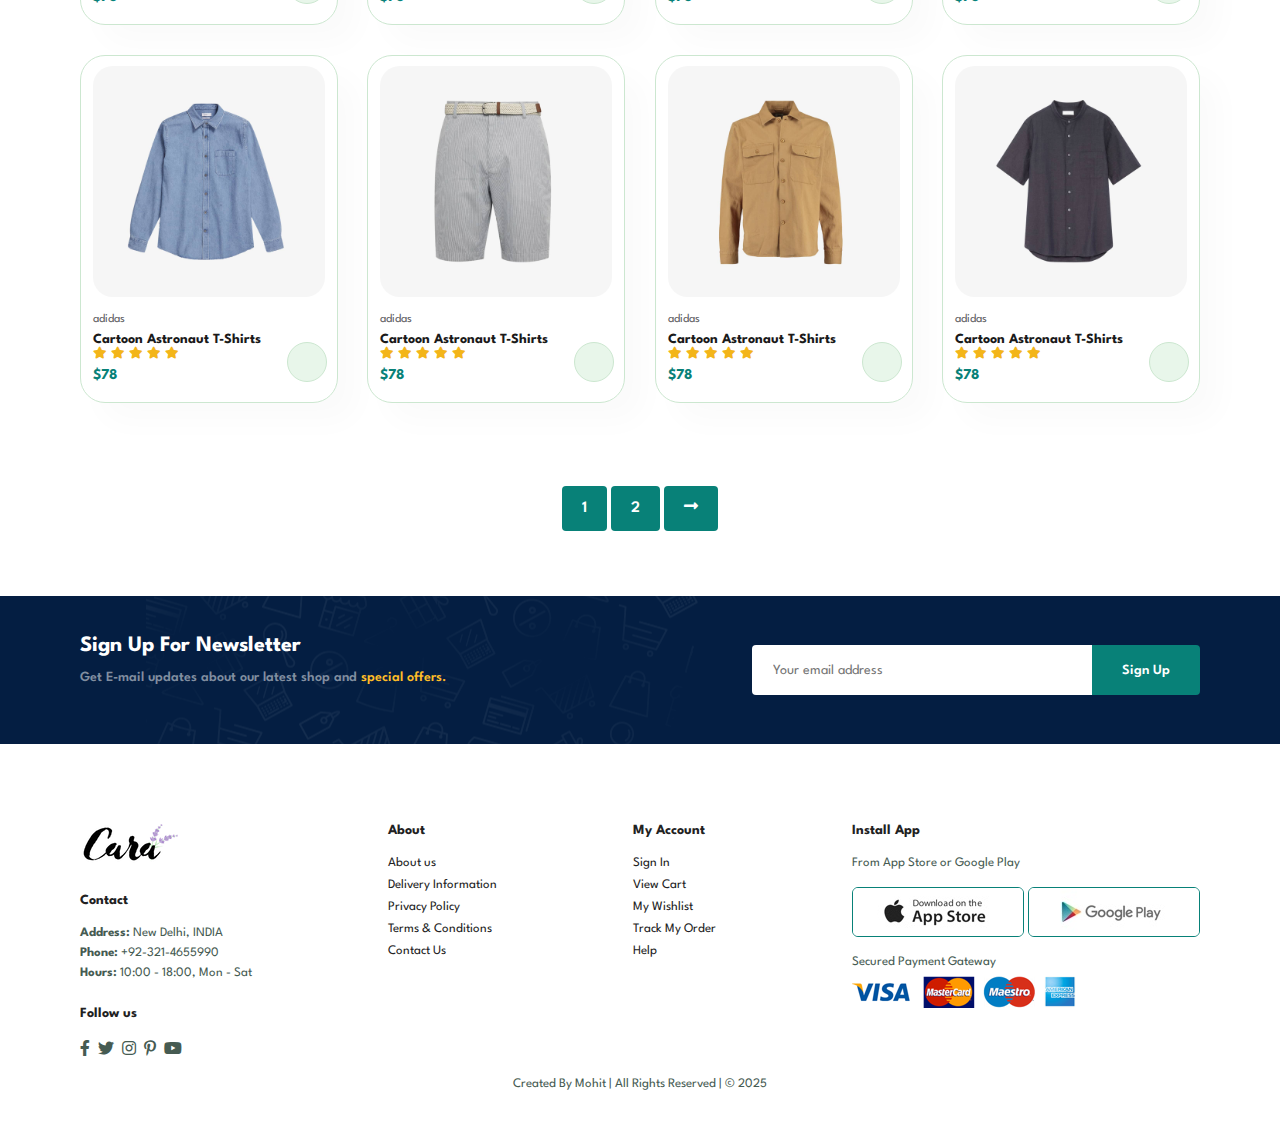
<file: shop.html>
<!DOCTYPE html>
<html lang="en">

<head>
    <meta charset="UTF-8">
    <meta http-equiv="X-UA-Compatible" content="IE=edge">
    <meta name="viewport" content="width=device-width, initial-scale=1.0">
    <title>e-commerce website</title>

    <!-- font-awesome cdn link -->
    <link rel="stylesheet" href="https://pro.fontawesome.com/releases/v5.10.0/css/all.css" />

    <!-- custom css file link -->
    <link rel="stylesheet" href="style.css">

</head>

<body>

    <section id="header">
        <a href="#"><img src="images/logo.png" class="logo" alt=""></a>
        <div>
            <ul id="navbar">
                <li><a href="index.html">Home</a></li>
                <li><a class="active" href="shop.html">Shop</a></li>
                <li><a href="blog.html">Blog</a></li>
                <li><a href="about.html">About</a></li>
                <li><a href="contact.html">Contact</a></li>
                <li id="lg-bag"><a href="cart.html"><i class="far fa-shopping-bag"></i></a></li>
                <a href="#" id="close"><i class="far fa-times"></i></a>
            </ul>
        </div>
        <div id="mobile">
            <a href="cart.html"><i class="far fa-shopping-bag"></i></a>
            <i id="bar" class="fas fa-outdent"></i>
        </div>
    </section>

    <section id="page-header">
        <h2>#stayhome</h2>
        <p>Save more with coupons & up to 70% off!</p>
    </section>

    <section id="product1" class="section-p1">
        <div class="pro-container">
            <div class="pro" onclick="window.location.href='singleProduct.html';">
                <img src="images/products/f1.jpg" alt="">
                <div class="des">
                    <span>adidas</span>
                    <h5>Cartoon Astronaut T-Shirts</h5>
                    <div class="star">
                        <i class="fas fa-star"></i>
                        <i class="fas fa-star"></i>
                        <i class="fas fa-star"></i>
                        <i class="fas fa-star"></i>
                        <i class="fas fa-star"></i>
                    </div>
                    <h4>$78</h4>
                </div>
                <a href="#"><i class="fas fa-shopping-cart cart"></i></a>
            </div>
            <div class="pro">
                <img src="images/products/f2.jpg" alt="">
                <div class="des">
                    <span>adidas</span>
                    <h5>Cartoon Astronaut T-Shirts</h5>
                    <div class="star">
                        <i class="fas fa-star"></i>
                        <i class="fas fa-star"></i>
                        <i class="fas fa-star"></i>
                        <i class="fas fa-star"></i>
                        <i class="fas fa-star"></i>
                    </div>
                    <h4>$78</h4>
                </div>
                <a href="#"><i class="fas fa-shopping-cart cart"></i></a>
            </div>
            <div class="pro">
                <img src="images/products/f3.jpg" alt="">
                <div class="des">
                    <span>adidas</span>
                    <h5>Cartoon Astronaut T-Shirts</h5>
                    <div class="star">
                        <i class="fas fa-star"></i>
                        <i class="fas fa-star"></i>
                        <i class="fas fa-star"></i>
                        <i class="fas fa-star"></i>
                        <i class="fas fa-star"></i>
                    </div>
                    <h4>$78</h4>
                </div>
                <a href="#"><i class="fas fa-shopping-cart cart"></i></a>
            </div>
            <div class="pro">
                <img src="images/products/f4.jpg" alt="">
                <div class="des">
                    <span>adidas</span>
                    <h5>Cartoon Astronaut T-Shirts</h5>
                    <div class="star">
                        <i class="fas fa-star"></i>
                        <i class="fas fa-star"></i>
                        <i class="fas fa-star"></i>
                        <i class="fas fa-star"></i>
                        <i class="fas fa-star"></i>
                    </div>
                    <h4>$78</h4>
                </div>
                <a href="#"><i class="fas fa-shopping-cart cart"></i></a>
            </div>
            <div class="pro">
                <img src="images/products/f5.jpg" alt="">
                <div class="des">
                    <span>adidas</span>
                    <h5>Cartoon Astronaut T-Shirts</h5>
                    <div class="star">
                        <i class="fas fa-star"></i>
                        <i class="fas fa-star"></i>
                        <i class="fas fa-star"></i>
                        <i class="fas fa-star"></i>
                        <i class="fas fa-star"></i>
                    </div>
                    <h4>$78</h4>
                </div>
                <a href="#"><i class="fas fa-shopping-cart cart"></i></a>
            </div>
            <div class="pro">
                <img src="images/products/f6.jpg" alt="">
                <div class="des">
                    <span>adidas</span>
                    <h5>Cartoon Astronaut T-Shirts</h5>
                    <div class="star">
                        <i class="fas fa-star"></i>
                        <i class="fas fa-star"></i>
                        <i class="fas fa-star"></i>
                        <i class="fas fa-star"></i>
                        <i class="fas fa-star"></i>
                    </div>
                    <h4>$78</h4>
                </div>
                <a href="#"><i class="fas fa-shopping-cart cart"></i></a>
            </div>
            <div class="pro">
                <img src="images/products/f7.jpg" alt="">
                <div class="des">
                    <span>adidas</span>
                    <h5>Cartoon Astronaut T-Shirts</h5>
                    <div class="star">
                        <i class="fas fa-star"></i>
                        <i class="fas fa-star"></i>
                        <i class="fas fa-star"></i>
                        <i class="fas fa-star"></i>
                        <i class="fas fa-star"></i>
                    </div>
                    <h4>$78</h4>
                </div>
                <a href="#"><i class="fas fa-shopping-cart cart"></i></a>
            </div>
            <div class="pro">
                <img src="images/products/f8.jpg" alt="">
                <div class="des">
                    <span>adidas</span>
                    <h5>Cartoon Astronaut T-Shirts</h5>
                    <div class="star">
                        <i class="fas fa-star"></i>
                        <i class="fas fa-star"></i>
                        <i class="fas fa-star"></i>
                        <i class="fas fa-star"></i>
                        <i class="fas fa-star"></i>
                    </div>
                    <h4>$78</h4>
                </div>
                <a href="#"><i class="fas fa-shopping-cart cart"></i></a>
            </div>
            <div class="pro">
                <img src="images/products/n1.jpg" alt="">
                <div class="des">
                    <span>adidas</span>
                    <h5>Cartoon Astronaut T-Shirts</h5>
                    <div class="star">
                        <i class="fas fa-star"></i>
                        <i class="fas fa-star"></i>
                        <i class="fas fa-star"></i>
                        <i class="fas fa-star"></i>
                        <i class="fas fa-star"></i>
                    </div>
                    <h4>$78</h4>
                </div>
                <a href="#"><i class="fas fa-shopping-cart cart"></i></a>
            </div>
            <div class="pro">
                <img src="images/products/n2.jpg" alt="">
                <div class="des">
                    <span>adidas</span>
                    <h5>Cartoon Astronaut T-Shirts</h5>
                    <div class="star">
                        <i class="fas fa-star"></i>
                        <i class="fas fa-star"></i>
                        <i class="fas fa-star"></i>
                        <i class="fas fa-star"></i>
                        <i class="fas fa-star"></i>
                    </div>
                    <h4>$78</h4>
                </div>
                <a href="#"><i class="fas fa-shopping-cart cart"></i></a>
            </div>
            <div class="pro">
                <img src="images/products/n3.jpg" alt="">
                <div class="des">
                    <span>adidas</span>
                    <h5>Cartoon Astronaut T-Shirts</h5>
                    <div class="star">
                        <i class="fas fa-star"></i>
                        <i class="fas fa-star"></i>
                        <i class="fas fa-star"></i>
                        <i class="fas fa-star"></i>
                        <i class="fas fa-star"></i>
                    </div>
                    <h4>$78</h4>
                </div>
                <a href="#"><i class="fas fa-shopping-cart cart"></i></a>
            </div>
            <div class="pro">
                <img src="images/products/n4.jpg" alt="">
                <div class="des">
                    <span>adidas</span>
                    <h5>Cartoon Astronaut T-Shirts</h5>
                    <div class="star">
                        <i class="fas fa-star"></i>
                        <i class="fas fa-star"></i>
                        <i class="fas fa-star"></i>
                        <i class="fas fa-star"></i>
                        <i class="fas fa-star"></i>
                    </div>
                    <h4>$78</h4>
                </div>
                <a href="#"><i class="fas fa-shopping-cart cart"></i></a>
            </div>
            <div class="pro">
                <img src="images/products/n5.jpg" alt="">
                <div class="des">
                    <span>adidas</span>
                    <h5>Cartoon Astronaut T-Shirts</h5>
                    <div class="star">
                        <i class="fas fa-star"></i>
                        <i class="fas fa-star"></i>
                        <i class="fas fa-star"></i>
                        <i class="fas fa-star"></i>
                        <i class="fas fa-star"></i>
                    </div>
                    <h4>$78</h4>
                </div>
                <a href="#"><i class="fas fa-shopping-cart cart"></i></a>
            </div>
            <div class="pro">
                <img src="images/products/n6.jpg" alt="">
                <div class="des">
                    <span>adidas</span>
                    <h5>Cartoon Astronaut T-Shirts</h5>
                    <div class="star">
                        <i class="fas fa-star"></i>
                        <i class="fas fa-star"></i>
                        <i class="fas fa-star"></i>
                        <i class="fas fa-star"></i>
                        <i class="fas fa-star"></i>
                    </div>
                    <h4>$78</h4>
                </div>
                <a href="#"><i class="fas fa-shopping-cart cart"></i></a>
            </div>
            <div class="pro">
                <img src="images/products/n7.jpg" alt="">
                <div class="des">
                    <span>adidas</span>
                    <h5>Cartoon Astronaut T-Shirts</h5>
                    <div class="star">
                        <i class="fas fa-star"></i>
                        <i class="fas fa-star"></i>
                        <i class="fas fa-star"></i>
                        <i class="fas fa-star"></i>
                        <i class="fas fa-star"></i>
                    </div>
                    <h4>$78</h4>
                </div>
                <a href="#"><i class="fas fa-shopping-cart cart"></i></a>
            </div>
            <div class="pro">
                <img src="images/products/n8.jpg" alt="">
                <div class="des">
                    <span>adidas</span>
                    <h5>Cartoon Astronaut T-Shirts</h5>
                    <div class="star">
                        <i class="fas fa-star"></i>
                        <i class="fas fa-star"></i>
                        <i class="fas fa-star"></i>
                        <i class="fas fa-star"></i>
                        <i class="fas fa-star"></i>
                    </div>
                    <h4>$78</h4>
                </div>
                <a href="#"><i class="fas fa-shopping-cart cart"></i></a>
            </div>
        </div>
    </section>

    <section id="pagination" class="section-p1">
        <a href="#">1</a>
        <a href="#">2</a>
        <a href="#"><i class="fas fa-long-arrow-alt-right"></i></a>
    </section>

    <section id="newsletter" class="section-p1 section-m1">
        <div class="newstext">
            <h4>Sign Up For Newsletter</h4>
            <p>Get E-mail updates about our latest shop and <span>special offers.</span></p>
        </div>
        <div class="form">
            <input type="text" placeholder="Your email address">
            <button class="normal">Sign Up</button>
        </div>
    </section>

    <footer class="section-p1">
        <div class="col">
            <img class="logo" src="images/logo.png" alt="">
            <h4>Contact</h4>
            <p><strong>Address:</strong> New Delhi, INDIA</p>
            <p><strong>Phone:</strong> +92-321-4655990</p>
            <p><strong>Hours:</strong> 10:00 - 18:00, Mon - Sat</p>
            <div class="follow">
                <h4>Follow us</h4>
                <div class="icon">
                    <i class="fab fa-facebook-f"></i>
                    <i class="fab fa-twitter"></i>
                    <i class="fab fa-instagram"></i>
                    <i class="fab fa-pinterest-p"></i>
                    <i class="fab fa-youtube"></i>
                </div>
            </div>
        </div>
        <div class="col">
            <h4>About</h4>
            <a href="#">About us</a>
            <a href="#">Delivery Information</a>
            <a href="#">Privacy Policy</a>
            <a href="#">Terms & Conditions</a>
            <a href="#">Contact Us</a>
        </div>
        <div class="col">
            <h4>My Account</h4>
            <a href="#">Sign In</a>
            <a href="#">View Cart</a>
            <a href="#">My Wishlist</a>
            <a href="#">Track My Order</a>
            <a href="#">Help</a>
        </div>
        <div class="col install">
            <h4>Install App</h4>
            <p>From App Store or Google Play</p>
            <div class="row">
                <img src="images/pay/app.jpg" alt="">
                <img src="images/pay/play.jpg" alt="">
            </div>
            <p>Secured Payment Gateway</p>
            <img src="images/pay/pay.png" alt="">
        </div>
        <div class="copyright">
            <p>Created By Mohit | All Rights Reserved | &#169; 2025</p>
        </div>
    </footer>

    <!-- javascript script file link -->
    <script src="script.js"></script>
</body>

</html>
</file>
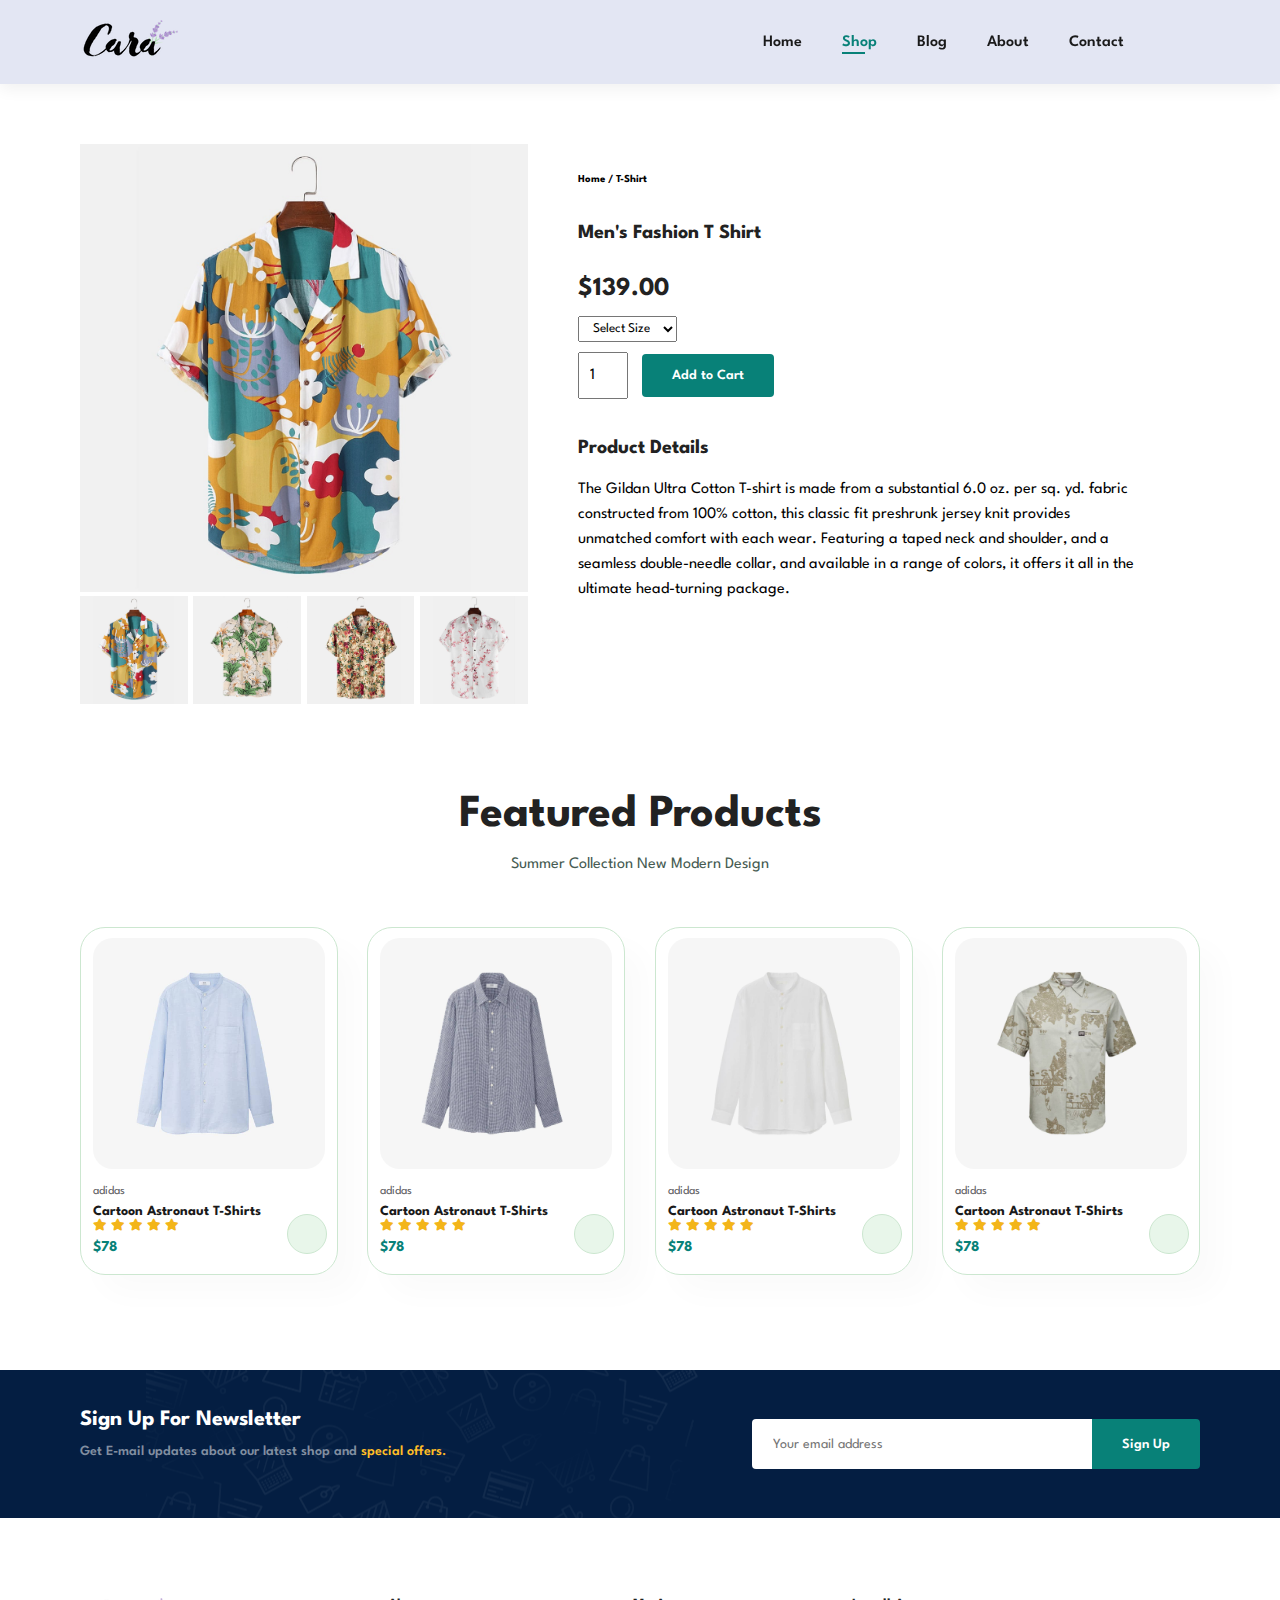
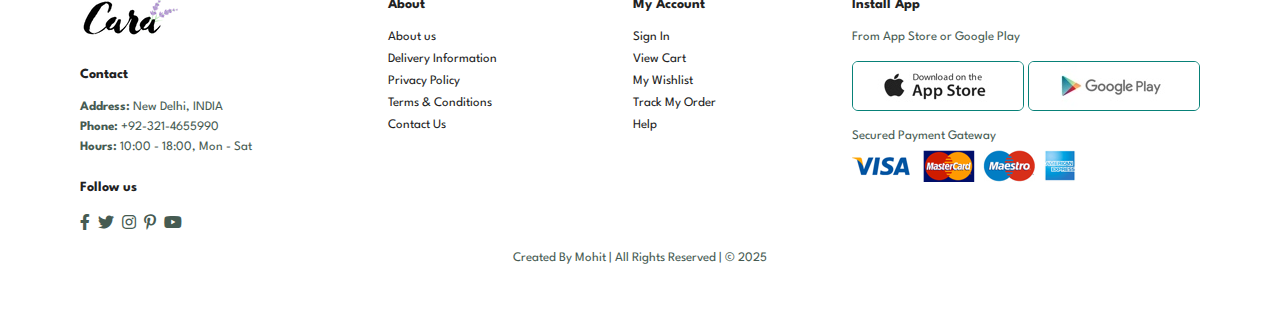
<file: singleProduct.html>
<!DOCTYPE html>
<html lang="en">

<head>
    <meta charset="UTF-8">
    <meta http-equiv="X-UA-Compatible" content="IE=edge">
    <meta name="viewport" content="width=device-width, initial-scale=1.0">
    <title>e-commerce website</title>

    <!-- font-awesome cdn link -->
    <link rel="stylesheet" href="https://pro.fontawesome.com/releases/v5.10.0/css/all.css" />

    <!-- custom css file link -->
    <link rel="stylesheet" href="style.css">

</head>

<body>

    <section id="header">
        <a href="#"><img src="images/logo.png" class="logo" alt=""></a>
        <div>
            <ul id="navbar">
                <li><a href="index.html">Home</a></li>
                <li><a class="active" href="shop.html">Shop</a></li>
                <li><a href="blog.html">Blog</a></li>
                <li><a href="about.html">About</a></li>
                <li><a href="contact.html">Contact</a></li>
                <li id="lg-bag"><a href="cart.html"><i class="far fa-shopping-bag"></i></a></li>
                <a href="#" id="close"><i class="far fa-times"></i></a>
            </ul>
        </div>
        <div id="mobile">
            <a href="cart.html"><i class="far fa-shopping-bag"></i></a>
            <i id="bar" class="fas fa-outdent"></i>
        </div>
    </section>

    <section id="productdetails" class="section-p1">
        <div class="single-pro-image">
            <img src="images/products/f1.jpg" width="100%" id="MainImg" alt="">
            <div class="small-image-group">
                <div class="small-img-col">
                    <img src="images/products/f1.jpg" width="100%" class="small-img" alt="">
                </div>
                <div class="small-img-col">
                    <img src="images/products/f2.jpg" width="100%" class="small-img" alt="">
                </div>
                <div class="small-img-col">
                    <img src="images/products/f3.jpg" width="100%" class="small-img" alt="">
                </div>
                <div class="small-img-col">
                    <img src="images/products/f4.jpg" width="100%" class="small-img" alt="">
                </div>
            </div>
        </div>
        <div class="single-pro-details">
            <h6>Home / T-Shirt</h6>
            <h4>Men's Fashion T Shirt</h4>
            <h2>$139.00</h2>
            <select>
                <option>Select Size</option>
                <option>XL</option>
                <option>XXL</option>
                <option>Small</option>
                <option>Large</option>
            </select>
            <input type="number" value="1">
            <button class="normal">Add to Cart</button>
            <h4>Product Details</h4>
            <span>The Gildan Ultra Cotton T-shirt is made from a substantial 6.0 oz. per sq. yd. fabric
                constructed from 100% cotton, this classic fit preshrunk jersey knit provides unmatched comfort
                with each wear. Featuring a taped neck and shoulder, and a seamless double-needle collar, and available in a range
                of colors, it offers it all in the ultimate head-turning package.
            </span>
        </div>
    </section>

    <section id="product1" class="section-p1">
        <h2>Featured Products</h2>
        <p>Summer Collection New Modern Design</p>
        <div class="pro-container">
            <div class="pro">
                <img src="images/products/n1.jpg" alt="">
                <div class="des">
                    <span>adidas</span>
                    <h5>Cartoon Astronaut T-Shirts</h5>
                    <div class="star">
                        <i class="fas fa-star"></i>
                        <i class="fas fa-star"></i>
                        <i class="fas fa-star"></i>
                        <i class="fas fa-star"></i>
                        <i class="fas fa-star"></i>
                    </div>
                    <h4>$78</h4>
                </div>
                <a href="#"><i class="fas fa-shopping-cart cart"></i></a>
            </div>
            <div class="pro">
                <img src="images/products/n2.jpg" alt="">
                <div class="des">
                    <span>adidas</span>
                    <h5>Cartoon Astronaut T-Shirts</h5>
                    <div class="star">
                        <i class="fas fa-star"></i>
                        <i class="fas fa-star"></i>
                        <i class="fas fa-star"></i>
                        <i class="fas fa-star"></i>
                        <i class="fas fa-star"></i>
                    </div>
                    <h4>$78</h4>
                </div>
                <a href="#"><i class="fas fa-shopping-cart cart"></i></a>
            </div>
            <div class="pro">
                <img src="images/products/n3.jpg" alt="">
                <div class="des">
                    <span>adidas</span>
                    <h5>Cartoon Astronaut T-Shirts</h5>
                    <div class="star">
                        <i class="fas fa-star"></i>
                        <i class="fas fa-star"></i>
                        <i class="fas fa-star"></i>
                        <i class="fas fa-star"></i>
                        <i class="fas fa-star"></i>
                    </div>
                    <h4>$78</h4>
                </div>
                <a href="#"><i class="fas fa-shopping-cart cart"></i></a>
            </div>
            <div class="pro">
                <img src="images/products/n4.jpg" alt="">
                <div class="des">
                    <span>adidas</span>
                    <h5>Cartoon Astronaut T-Shirts</h5>
                    <div class="star">
                        <i class="fas fa-star"></i>
                        <i class="fas fa-star"></i>
                        <i class="fas fa-star"></i>
                        <i class="fas fa-star"></i>
                        <i class="fas fa-star"></i>
                    </div>
                    <h4>$78</h4>
                </div>
                <a href="#"><i class="fas fa-shopping-cart cart"></i></a>
            </div>
        </div>
    </section>

    <section id="newsletter" class="section-p1 section-m1">
        <div class="newstext">
            <h4>Sign Up For Newsletter</h4>
            <p>Get E-mail updates about our latest shop and <span>special offers.</span></p>
        </div>
        <div class="form">
            <input type="text" placeholder="Your email address">
            <button class="normal">Sign Up</button>
        </div>
    </section>

    <footer class="section-p1">
        <div class="col">
            <img class="logo" src="images/logo.png" alt="">
            <h4>Contact</h4>
            <p><strong>Address:</strong> New Delhi, INDIA</p>
            <p><strong>Phone:</strong> +92-321-4655990</p>
            <p><strong>Hours:</strong> 10:00 - 18:00, Mon - Sat</p>
            <div class="follow">
                <h4>Follow us</h4>
                <div class="icon">
                    <i class="fab fa-facebook-f"></i>
                    <i class="fab fa-twitter"></i>
                    <i class="fab fa-instagram"></i>
                    <i class="fab fa-pinterest-p"></i>
                    <i class="fab fa-youtube"></i>
                </div>
            </div>
        </div>
        <div class="col">
            <h4>About</h4>
            <a href="#">About us</a>
            <a href="#">Delivery Information</a>
            <a href="#">Privacy Policy</a>
            <a href="#">Terms & Conditions</a>
            <a href="#">Contact Us</a>
        </div>
        <div class="col">
            <h4>My Account</h4>
            <a href="#">Sign In</a>
            <a href="#">View Cart</a>
            <a href="#">My Wishlist</a>
            <a href="#">Track My Order</a>
            <a href="#">Help</a>
        </div>
        <div class="col install">
            <h4>Install App</h4>
            <p>From App Store or Google Play</p>
            <div class="row">
                <img src="images/pay/app.jpg" alt="">
                <img src="images/pay/play.jpg" alt="">
            </div>
            <p>Secured Payment Gateway</p>
            <img src="images/pay/pay.png" alt="">
        </div>
        <div class="copyright">
            <p>Created By Mohit | All Rights Reserved | &#169; 2025</p>
        </div>
    </footer>

    <!-- javascript script file code -->
    <script>
        var mainImg = document.getElementById("MainImg");
        var smallImg = document.getElementsByClassName("small-img");
        smallImg[0].onclick = function() {
            mainImg.src = smallImg[0].src;
        }
        smallImg[1].onclick = function () {
            mainImg.src = smallImg[1].src;
        }
        smallImg[2].onclick = function () {
            mainImg.src = smallImg[2].src;
        }
        smallImg[3].onclick = function () {
            mainImg.src = smallImg[3].src;
        }
    </script>

    <!-- javascript script file link -->
    <script src="script.js"></script>
</body>

</html>
</file>
<file: style.css>
@import url('https://fonts.googleapis.com/css2?family=Spartan:wght@100;200;300;400;500;600;700;800;900&display=swap');

* {
    margin: 0;
    padding: 0;
    box-sizing: border-box;
    font-family: 'Spartan',sans-serif;
}

h1 {
    font-size: 50px;
    line-height: 64px;
    color: #222;
}

h2 {
    font-size: 46px;
    line-height: 54px;
    color: #222;
}

h4 {
    font-size: 20px;
    color: #222;
}

h6 {
    font-weight: 700;
    font-size: 12x;
}

p {
    font-size: 16px;
    color: #465b52;
    margin: 15px 0 20px 0;
}

.section-p1 {
    padding: 40px 80px;
}

.section-m1 {
    margin: 40px 0;
}

button.normal {
    font-size: 14px;
    font-weight: 600;
    padding: 15px 30px;
    color: #000;
    background-color: #fff;
    border-radius: 4px;
    cursor: pointer;
    border: none;
    outline: none;
    transition: 0.2s ease;
}

button.white {
    font-size: 13px;
    font-weight: 600;
    padding: 11px 18px;
    color: #fff;
    background-color: transparent;
    cursor: pointer;
    border: 1px solid #fff;
    outline: none;
    transition: 0.2s ease;
}

body {
    width: 100%;
}

/* Header Start */

#header {
    display: flex;
    align-items: center;
    justify-content: space-between;
    padding: 20px 80px;
    background: #E3E6F3;
    box-shadow: 0 5px 15px rgba(0, 0, 0, 0.06);
    z-index: 999;
    position: sticky;
    top: 0;
}

#navbar {
    display: flex;
    align-items: center;
    justify-content: center;
}

#navbar li {
    list-style: none;
    padding: 0 20px;
    position: relative;
}

#navbar li a {
    text-decoration: none;
    font-size: 16px;
    font-weight: 600;
    color: #1a1a1a;
    transition: 0.3s ease; 
}

#navbar li a:hover,
#navbar li a.active {
    color: #088178;
}

#navbar li a:hover::after,
#navbar li a.active::after {
    content: "";
    width: 30%;
    height: 2px;
    background: #088178;
    position: absolute;
    bottom: -4px;
    left: 20px;
}

#close {
    display: none;
}

#mobile {
    display: none;
    align-items: center;
}

/* Home Page */

#hero {
    background-image: url(images/hero4.png);
    width: 100%;
    height: 90vh;
    background-size: cover;
    background-position: top 25% right 0;
    padding: 0 80px;
    display: flex;
    flex-direction: column;
    align-items: flex-start;
    justify-content: center;
}

#hero h4 {
    padding-bottom: 15px;
}

#hero h1 {
    color: #088178;
}

#hero button {
    background-image: url(images/button.png);
    background-color: transparent;
    color: #088178;
    border: 0;
    padding: 14px 80px 14px 65px;
    background-repeat: no-repeat;
    cursor: pointer;
    font-weight: 700;
    font-size: 15px;
}

#feature {
    display: flex;
    align-items: center;
    justify-content: space-between;
    flex-wrap: wrap;
}

#feature .fe-box {
    width: 180px;
    text-align: center;
    padding: 25px 15px;
    box-shadow: 20px 20px 34px rgba(0, 0, 0, 0.03);
    border: 1px solid #cce7d0;
    border-radius: 4px;
    margin: 15px 0;
}

#feature .fe-box:hover {
    box-shadow: 10px 10px 54px rgba(70, 62, 221, 0.1);
}

#feature .fe-box img{
    width: 100%;
    margin-bottom: 10px;
}

#feature .fe-box h6 {
    display: inline-block;
    padding: 9px 8px 6px 8px;
    line-height: 1;
    border-radius: 4px;
    color: #088178;
    background-color: #fddde4;
}

#feature .fe-box:nth-child(2) h6 {
    background-color: #cdebbc;
}

#feature .fe-box:nth-child(3) h6 {
    background-color: #d1e8f2;
}

#feature .fe-box:nth-child(4) h6 {
    background-color: #cdd4f8;
}

#feature .fe-box:nth-child(5) h6 {
    background-color: #f6dbf6;
}

#feature .fe-box:nth-child(6) h6 {
    background-color: #fff2e5;
}

#product1 {
    text-align: center;
}

#product1 .pro-container {
    display: flex;
    justify-content: space-between;
    padding-top: 20px;
    flex-wrap: wrap;
}

#product1 .pro {
    width: 23%;
    min-width: 250px;
    padding: 10px 12px;
    border: 1px solid #cce7d0;
    border-radius: 25px;
    cursor: pointer;
    box-shadow: 20px 20px 30px rgba(0, 0, 0, 0.02);
    margin: 15px 0;
    transition: 0.2s ease;
    position: relative;
}

#product1 .pro:hover {
    box-shadow: 20px 20px 30px rgba(0, 0, 0, 0.06);
}

#product1 .pro img {
    width: 100%;
    border-radius: 20px;   
}

#product1 .pro .des {
    text-align: start;
    padding: 10px 0;
}

#product1 .pro .des span {
    color: #606063;
    font-size: 12px;
}

#product1 .pro .des h5 {
    padding-top: 7px;
    color: #1a1a1a;
    font-size: 14px;
}

#product1 .pro .des i {
    font-size: 12px;
    color: rgb(243, 181, 25);
}

#product1 .pro .des h4 {
    padding-top: 7px;
    font-size: 15px;
    font-weight: 700;
    color: #088178;
}

#product1 .pro .cart {
    width: 40px;
    height: 40px;
    line-height: 40px;
    border-radius: 50px;
    background-color: #e8f6ea;
    font-weight: 500;
    color: #088178;
    border: 1px solid #cce7d0;
    position: absolute;
    bottom: 20px;
    right: 10px;
}

#banner {
    display: flex;
    flex-direction: column;
    justify-content: center;
    align-items: center;
    text-align: center;
    background-image: url(images/banner/b2.jpg);
    background-size: cover;
    background-position: center;
    width: 100%;
    height: 40vh;
}

#banner h4 {
    color: #fff;
    font-size: 16px;
}

#banner h2 {
    color: #fff;
    font-size: 30px;
    padding: 10px 0;
}

#banner h2 span {
    color: #ef3636;
}

#banner button:hover {
    background-color: #088178;
    color: #fff;
}

#sm-banner {
    display: flex;
    justify-content: space-between;
    flex-wrap: wrap;
}

#sm-banner .banner-box {
    display: flex;
    flex-direction: column;
    justify-content: center;
    align-items: flex-start;
    text-align: center;
    background-image: url(images/banner/b17.jpg);
    background-size: cover;
    background-position: center;
    min-width: 580px;
    height: 50vh;
    padding: 30px;
}

#sm-banner h4{
    color: #fff;
    font-size: 20px;
    font-weight: 300;
}

#sm-banner h2 {
    color: #fff;
    font-size: 28px;
    font-weight: 800;
}

#sm-banner span  {
    color: #fff;
    font-size: 14px;
    font-weight: 500;
    padding-bottom: 15px;
}

#sm-banner .banner-box:hover button{
    background-color: #088178;
    border: 1px solid #088178;
}

#sm-banner .banner-box:nth-child(2) {
    background-image: url(images/banner/b10.jpg);
}

#banner3 .banner-box {
    display: flex;
    flex-direction: column;
    justify-content: center;
    align-items: flex-start;
    text-align: center;
    background-image: url(images/banner/b7.jpg);
    background-size: cover;
    background-position: center;
    min-width: 30%;
    height: 32vh;
    padding: 30px;
    margin-bottom: 20px;
}

#banner3 .banner-box:nth-child(2) {
    background-image: url(images/banner/b4.jpg);
}

#banner3 .banner-box:nth-child(3) {
    background-image: url(images/banner/b18.jpg);
}

#banner3 {
    display: flex;
    justify-content: space-between;
    flex-wrap: wrap;
    padding: 0 80px;   
}

#banner3 h2 {
    color: #fff;
    font-weight: 900;
    font-size: 22px;
}

#banner3 h3 {
    color: #ec544e;
    font-weight: 800;
    font-size: 15px;
}

#newsletter {
    display: flex;
    justify-content: space-between;
    align-items: center;
    flex-wrap: wrap;
    background-image: url(images/banner/b14.png);
    background-repeat: no-repeat;
    background-position: 20% 30%;
    background-color: #041e42;
}

#newsletter h4 {
    font-size: 22px;
    font-weight: 700;
    color: #fff;
}

#newsletter p {
    font-size: 14px;
    font-weight: 600;
    color: #818EA0;
}

#newsletter p span{ 
    color: #ffbd27;
}

#newsletter .form {
    display: flex;
    width: 40%;
}

#newsletter input {
    height: 3.125rem;
    padding: 0 1.25rem;
    font-size: 14px;
    width: 100%;
    border: 1px solid transparent;
    border-radius: 4px;
    outline: none;
    border-top-right-radius: 0;
    border-bottom-right-radius: 0;
}

#newsletter button {
    background-color: #088178;
    color: #fff;
    white-space: nowrap;
    border-top-left-radius: 0;
    border-bottom-left-radius: 0;
}

footer {
    display: flex;
    justify-content: space-between;
    flex-wrap: wrap;
}

footer .col {
    display: flex;
    flex-direction: column;
    align-items: flex-start;
    margin-bottom: 20px;
}

footer .logo {
    margin-bottom: 30px;
}

footer h4 {
    font-size: 14px;
    padding-bottom: 20px;
}

footer p {
    font-size: 13px;
    margin: 0 0 8px 0;
}

footer a {
    font-size: 13px;
    text-decoration: none;
    color: #222;
    margin: 0 0 10px 0;
}

footer .follow {
    margin-top: 20px;
}

footer .follow i{
    color: #465b52;
    padding-right: 4px;
    cursor: pointer;
}

footer .install .row img{
    border: 1px solid #088178;
    border-radius: 6px;
    margin: 10px 0 15px 0;
}

footer .follow i:hover,
footer a:hover {
    color: #088178;
}

footer .copyright {
    width: 100%;
    text-align: center;
}

/* Shop Page */

#page-header {
    background-image: url(images/banner/b1.jpg);
    width: 100%;
    height: 40vh;
    background-size: cover;
    display: flex;
    justify-content: center;
    text-align: center;
    flex-direction: column;
    padding: 14px;
}

#page-header h2,
#page-header p {
    color: #fff;
}

#pagination {
    text-align: center;
}

#pagination a {
    text-decoration: none;
    background-color: #088178;
    padding: 15px 20px;
    border-radius: 4px;
    color: #fff;
    font-weight: 600;
}

#pagination a i {
    font-size: 16px;
    font-weight: 600;
}

/* Single Product Page */

#productdetails {
    display: flex;
    margin-top: 20px;
}

#productdetails .single-pro-image{
    width: 40%;
    margin-right: 50px;
}

.small-image-group {
    display: flex;
    justify-content: space-between;
}

.small-img-col {
    flex-basis: 24%;
    cursor: pointer;
}

#productdetails .single-pro-details {
    width: 50%;
    padding-top: 30px;
}

#productdetails .single-pro-details h4 {
    padding: 40px 0 20px 0;
}

#productdetails .single-pro-details h2 {
    font-size: 26px;
}

#productdetails .single-pro-details select {
    display: block;
    padding: 5px 10px;
    margin-bottom: 10px;
}

#productdetails .single-pro-details input {
    width: 50px;
    height: 47px;
    padding-left: 10px;
    font-size: 16px;
    margin-right: 10px;
}

#productdetails .single-pro-details button {
    background-color: #088178;
    color: #fff;
}

#productdetails .single-pro-details input:focus {
    outline: none;
}

#productdetails .single-pro-details span {
    line-height: 25px;
}

/* Blog Page */

#page-header.blog-header {
    background-image: url(images/banner/b19.jpg);
}

#blog {
    padding: 150px 150px 0 150px;
}

#blog .blog-box {
    display: flex;
    align-items: center;
    width: 100%;
    position: relative;
    padding-bottom: 90px;
}

#blog .blog-img {
    width: 50%;
    margin-right: 40px;
}

#blog img {
    width: 100%;
    height: 300px;
    object-fit: cover;
}

#blog .blog-details {
    width: 50%;
}

#blog .blog-details a {
    text-decoration: none;
    font-size: 11px;
    color: #000;
    font-weight: 700;
    position: relative;
    transition: 0.3s;
}

#blog .blog-details a::after {
    content: "";
    width: 50px;
    height: 1px;
    background-color: #000;
    position: absolute;
    top: 4px;
    right: -60px;
}

#blog .blog-details a:hover {
    color: #088178;
}

#blog .blog-details a:hover::after {
    background-color: #088178;
}

#blog .blog-box h1 {
    position: absolute;
    top: -40px;
    left: 0;
    font-size: 70px;
    font-weight: 700;
    color: #c9cbce;
    z-index: -9;
}

/* About Page */

#page-header.about-header {
    background-image: url(images/about/banner.png);
}

#about-head {
    display: flex;
    align-items: center;
}

#about-head img {
    width: 50%;
    height: auto;
}

#about-head div {
    padding-left: 40px;
}


#about-app {
    text-align: center;
}

#about-app .video {
    width: 70%;
    height: 100%;
    margin: 30px auto 0 auto;
} 

#about-app .video video {
    width: 100%;
    height: 100%;
    border-radius: 20px;
}

/* Contact Page */

#contact-details {
    display: flex;
    align-items: center;
    justify-content: space-between;
}

#contact-details .details {
    width: 40%;
}

#contact-details .details span,
#form-details form span {
    font-size: 12px;
}

#contact-details .details h2,
#form-details form h2 {
    font-size: 26px;
    line-height: 35px;
    padding: 20px 0;
}

#contact-details .details h3 {
    font-size: 16px;
    padding-bottom: 15px;
}

#contact-details .details li {
    list-style: none;
    display: flex;
    padding: 10px 0;
    align-items: center;
}

#contact-details .details li i {
    font-size: 14px;
    padding-right: 22px;
}

#contact-details .details li p {
    margin: 0;
    font-size: 14px;
}

#contact-details .map {
    width: 55%;
    height: 400px;
}

#contact-details .map iframe {
    width: 100%;
    height: 100%;
}

#form-details {
    display: flex;
    justify-content: space-between;
    margin: 30px;
    padding: 80px;
    border: 1px solid #e1e1e1;
}

#form-details form {
    width: 65%;
    display: flex;
    flex-direction: column;
    align-items: flex-start;
}

#form-details form input,
#form-details form textarea {
    width: 100%;
    padding: 12px 15px;
    outline: none;
    margin-bottom: 20px;
    border: 1px solid #e1e1e1;
}

#form-details form button {
    background-color: #088178;
    color: #fff;
}

#form-details .people div {
    padding-bottom: 25px;
    display: flex;
    align-items: flex-start;
}

#form-details .people div img {
    width: 65px;
    height: 65px;
    object-fit: cover;
    margin-right: 15px;
}

#form-details .people div p {
    margin: 0;
    font-size: 13px;
    line-height: 25px;
}

#form-details .people div span {
    display: block;
    color: #000;
    font-size: 16px;
    font-weight: 600;
}

/* Cart Page */

#cart {
    overflow-x: auto;
}

#cart table {
    width: 100%;
    border-collapse: collapse;
    table-layout: fixed;
    white-space: nowrap;
}

#cart table img {
    width: 70px;
}

#cart table td:nth-child(1) {
    width: 100px;
    text-align: center;
}

#cart table td:nth-child(2) {
    width: 150px;
    text-align: center;
}

#cart table td:nth-child(3) {
    width: 250px;
    text-align: center;
}

#cart table td:nth-child(4),
#cart table td:nth-child(5),
#cart table td:nth-child(6) {
    width: 150px;
    text-align: center;
}

#cart table td:nth-child(5) input{
    width: 70px;
    padding: 10px 5px 10px 15px;
}

#cart table thead {
    border: 1px solid #e2e9e1;
    border-left: none;
    border-right: none;
}

#cart table thead td {
    font-weight: 700;
    text-transform: uppercase;
    font-size: 13px;
    padding: 18px 0;
}

#cart table tbody tr td {
    padding-top: 15px;
}

#cart table tbody td {
    font-size: 13px;
}

#cart-add {
    display: flex;
    flex-wrap: wrap;
    justify-content: space-between;
}

#cart-add .coupon {
    width: 50%;
    margin-bottom: 30px;
}

#cart-add .coupon h3,
#cart-add .subtotal h3 {
    padding-bottom: 15px;
}
 
#cart-add .coupon input {
    padding: 10px 20px;
    outline: none;
    width: 60%;
    margin-right: 10px;
    border: 1px solid #e2e9e1;
}

#cart-add .coupon button,
#cart-add .subtotal button {
    background-color: #088178;
    color: #fff;
    padding: 12px 20px;
}

#cart-add .subtotal {
    width: 50%;
    margin-bottom: 30px;
    border: 1px solid #e2e9e1;
    padding: 30px;
}

#cart-add .subtotal table {
    border-collapse: collapse;
    width: 100%;
    margin-bottom: 20px;
}

#cart-add .subtotal table td {
    width: 50%;
    border: 1px solid #e2e9e1;
    padding: 10px;
    font-size: 13px;
}

/* Media Query */

@media (max-width: 799px) {
    .section-p1 {
        padding: 40px 40px;
    } 

    #navbar {
        display: flex;
        flex-direction: column;
        align-items: flex-start;
        justify-content: flex-start;
        position: fixed;
        top: 0;
        right: -300px;
        height: 100vh;
        width: 300px;
        background-color: #E3E6F3;
        box-shadow: 0 40px 60px rgba(0, 0, 0, 0.1);
        padding: 80px 0 0 10px;
        transition: 0.3s;
    }

    #navbar.active {
        right: 0px;
    }

    #navbar li {
        margin-bottom: 25px;
    }

    #mobile {
        display: flex;
        align-items: center;
    }

    #mobile i {
        color: #1a1a1a;
        font-size: 24px;
        padding-left: 20px;
    }

    #close {
        display: initial;
        position: absolute;
        top: 30px;
        left: 30px;
        color: #222;
        font-size: 24px;
    }

    #lg-bag {
        display: none;
    }

    #hero {
        height: 70vh;
        padding: 0 80px;
        background-position: top 30% right 30%;
    }

    #feature {
        justify-content: center;
    }

    #feature .fe-box {
        margin: 15px 15px;
    }

    #product1 .pro-container {
        justify-content: center;
    }

    #product1 .pro {
        margin: 15px;
    }

    #banner {
        height: 20vh;
    }

    #sm-banner .banner-box {
        min-width: 100%;

        /* min-height: 100%; */
        height: 30vh;
    }

    #banner3 {
        padding: 0 40px;
    }

    #banner3 .banner-box {
        width: 28%;
    }

    #newsletter .form {
        width: 70%;
    }

    /* Contact Page */

    #form-details {
        padding: 40px;
    }

    #form-details form {
        width: 50%;
    }
}

@media (max-width: 477px) {
    .section-p1 {
        padding: 20px;
    }

    #header {
        padding: 10px 30px;
    }

    h1 {
        font-size: 38px;
    }

    h2 {
        font-size: 32px;
    }

    #hero {
        padding: 0 20px;
        background-position: 55%;
    }

    #feature {
        justify-content: space-between;
    }

    #feature .fe-box {
        width: 155px;
        margin: 0 0 15px 0;
    }

    #product .pro {
        width: 100%;
    }
    
    #banner {
        height: 40vh;
    }

    #sm-banner .banner-box {
        height: 40vh;
        margin-bottom: 20px;
    }

    #banner3 {
        padding: 0 20px;
    }

    #banner3 .banner-box {
        width: 100%;
    }

    #newsletter {
        padding: 40px 20px;
    }

    #newsletter .form {
        width: 100%;
    }

    footer .copyright {
        text-align: start;
    }

    /* Single Product */
    #productdetails {
        display: flex;
        flex-direction: column;
    }

    #productdetails .single-pro-image {
        width: 100%;
        margin-right: 0px;
    }

    #productdetails .single-pro-details {
        width: 100%;
    }

    /* Blog Page */
    #blog {
        padding: 100px 20px 0 20px;
    }

    #blog .blog-box {
        display: flex;
        flex-direction: column;
        align-items: flex-start;
    }

    #blog .blog-img {
        width: 100%;
        margin-right: 0px;
        margin-bottom: 30px;
    }

    #blog .blog-details {
        width: 100%;
    }

    /* About Page */
    
    #about-head {
        flex-direction: column;
    }

    #about-head img {
        width: 100%;
        margin-bottom: 20px;
    }

    #about-head div {
        padding-left: 0px;
    }

    #about-app .video {
        width: 100%;
    }

    /* Contact Page */

    #contact-details {
        flex-direction: column;
    }

    #contact-details .details {
        width: 100%;
        margin-bottom: 30px;
    }

    #contact-details .map {
        width: 100%;
    }

    #form-details {
        margin: 10px;
        padding: 30px 10px;
        flex-wrap: wrap;
    }

    #form-details form {
        width: 100%;
        margin-bottom: 30px;
    }

    /* Cart Page */

    #cart-add {
        flex-direction: column;
    }

    #cart-add .coupon {
        width: 100%;
    }

    #cart-add .subtotal {
        width: 100%;
        padding: 20px;
    }
}



@media (max-width: 1100px) {
    #sm-banner .banner-box {
        /* min-width: auto; */
         min-width: 100%;
         min-height: 80%;
    }

     #banner3 {
    display: flex;
    flex-direction: column;
    align-items: center;
    padding: 0 40px;
  }

  #banner3 .banner-box {
    width: 100%;
    min-width: unset;
    margin-bottom: 20px;
  }



    
}


 /* Midway (Tablet) Media Query */
 
@media (max-width: 626px) {
    #sm-banner .banner-box {
        min-width: auto;
         min-width: 100%;
         /* background-size: cover; */
    }

    #banner3 .banner-box {
    display: flex;
     min-width: 100%;
    background-size: cover;
    background-position: center;
    /* min-width: 40%; */
    height: 40vh;

}


}


@media (max-width: 440px) {
    #sm-banner .banner-box {
        min-width: 100%;
        background-position: top;
        
    }
}




/* @media (max-width: 820px) {
  #banner3 {
    display: flex;
    flex-direction: column;
    align-items: center;
  }

  #banner3 .banner-box {
    width: 100%;
    margin-bottom: 20px;
  }
} */
</file>
